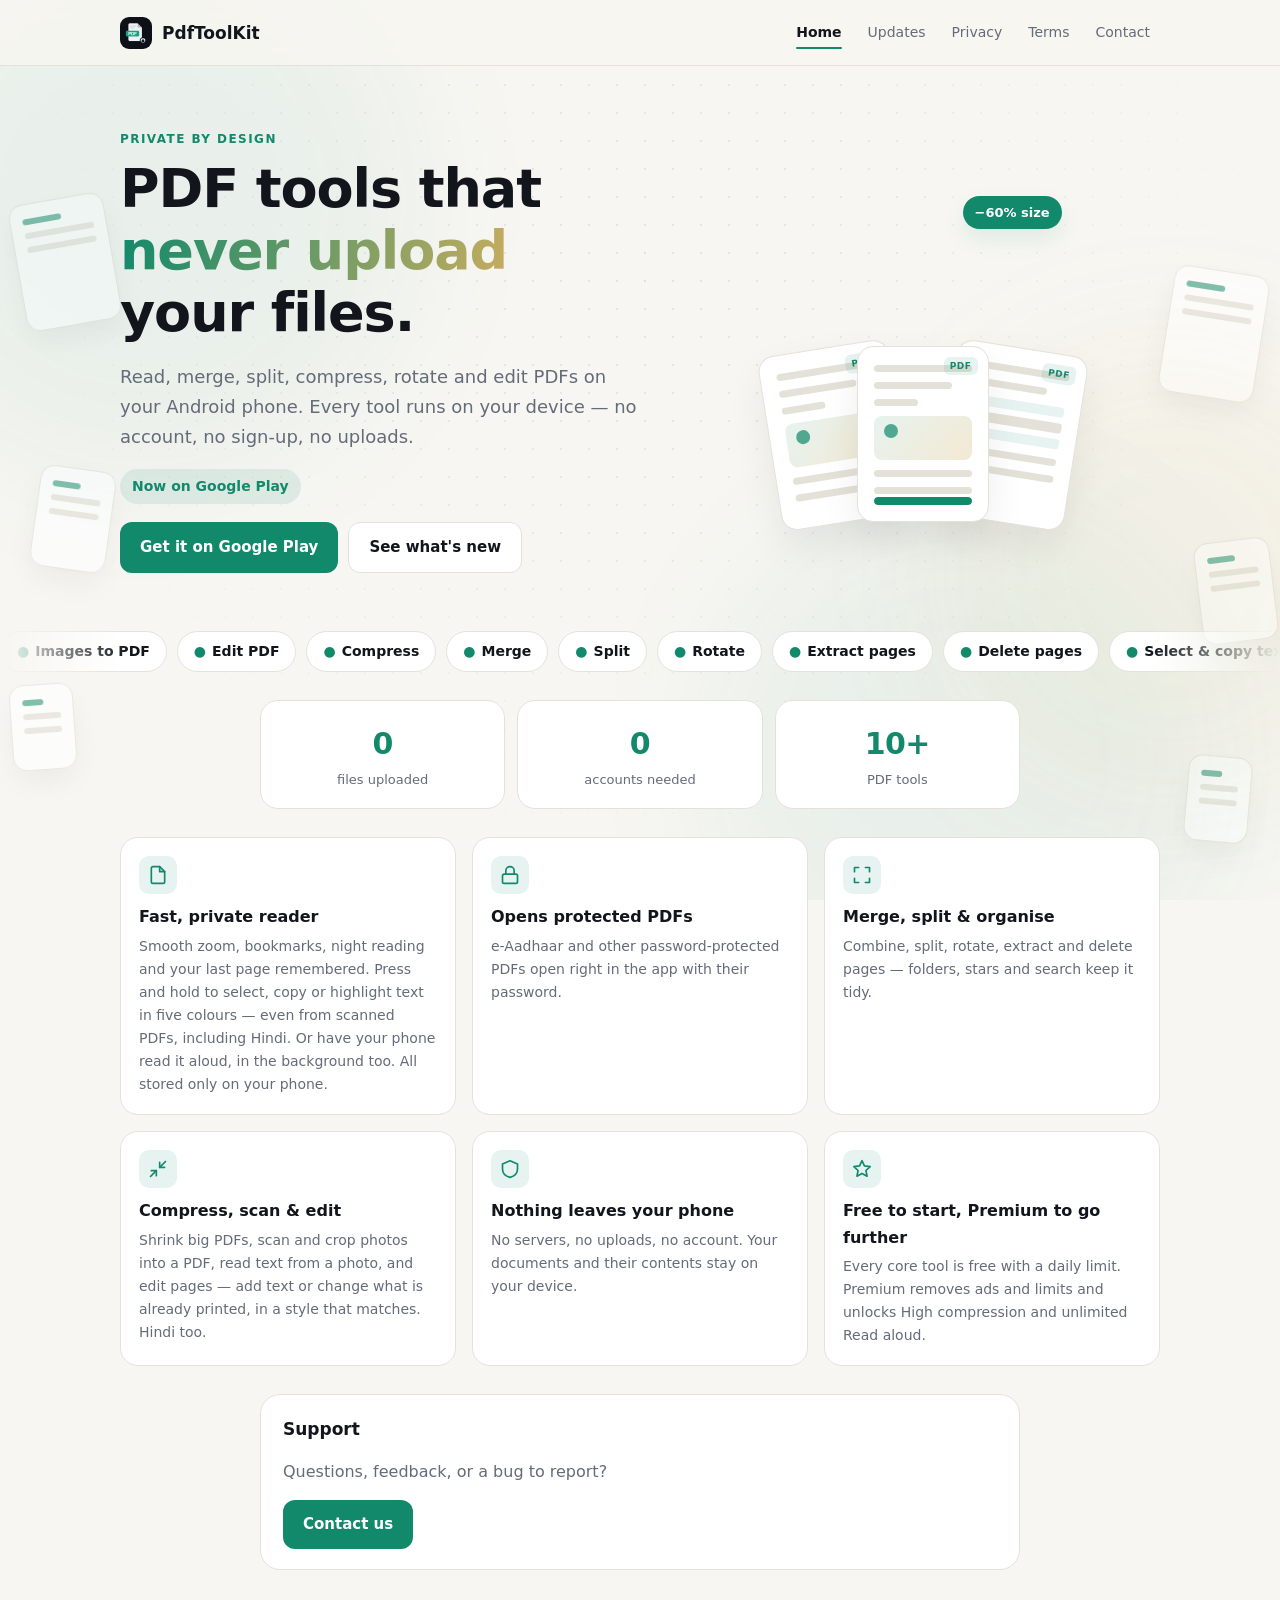
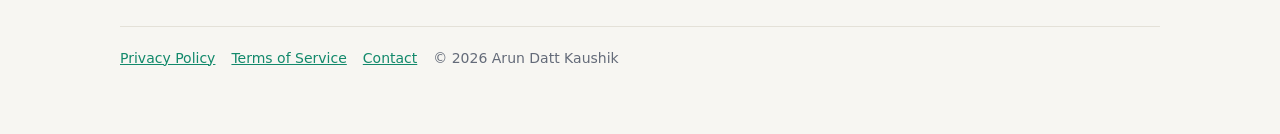
<file: index.html>
<!doctype html>
<html lang="en">
<head>
<meta charset="utf-8">
<meta name="viewport" content="width=device-width, initial-scale=1">
<meta name="google-site-verification" content="1CuXozJkrFic8-ZjG4yCr00ZAbr6E2tvv3QKT6DQpc4" />
<title>PdfToolKit – Private PDF tools</title>
<meta name="description" content="Private PDF tools for Android: read, edit text, merge, split, compress, find text, scan images to PDF and read text from images in English and Hindi. Everything runs on your device — your files are never uploaded.">
<link rel="canonical" href="https://arunkaushikdev.github.io/pdftoolkit-site/">
<meta property="og:type" content="website">
<meta property="og:site_name" content="PdfToolKit">
<meta property="og:title" content="PdfToolKit – Private PDF tools">
<meta property="og:description" content="Private PDF tools for Android: read, edit text, merge, split, compress, find text, scan images to PDF and read text from images in English and Hindi. Everything runs on your device — your files are never uploaded.">
<meta property="og:url" content="https://arunkaushikdev.github.io/pdftoolkit-site/">
<meta property="og:image" content="https://arunkaushikdev.github.io/pdftoolkit-site/icon.png">
<meta name="twitter:card" content="summary">
<link rel="icon" href="icon.png">
<link rel="stylesheet" href="style.css">
</head>
<body>

<header class="site-header">
  <div class="nav-inner">
    <a class="brand" href="./"><img src="icon.png" alt="">PdfToolKit</a>
    <nav class="tabs">
      <a href="./" class="active">Home</a>
      <a href="updates/">Updates</a>
      <a href="privacy/">Privacy</a>
      <a href="terms/">Terms</a>
      <a href="contact/">Contact</a>
    </nav>
  </div>
</header>

<main class="wrap wide">
  <div class="hero hero-anim hero-split">
   <div class="hero-text">
    <div class="overline">Private by design</div>
    <h1>PDF tools that <span class="grad-text">never upload</span> your files.</h1>
    <p class="muted">Read, merge, split, compress, rotate and edit PDFs on your Android phone. Every tool runs on your device — no account, no sign-up, no uploads.</p>
    <p><span class="pill">Now on Google Play</span></p>
    <p class="hero-cta"><a class="btn" href="https://play.google.com/store/apps/details?id=com.arunkaushik.pdftoolkit" rel="noopener">Get it on Google Play</a><a class="btn btn-secondary" href="updates/">See what's new</a></p>
   </div>
    <div class="hero-visual" aria-hidden="true">
      <div class="doc d1"><i class="tag">PDF</i><b></b><b></b><b></b><u class="img"></u><b></b><b></b></div>
      <div class="doc d2"><i class="tag">PDF</i><b></b><b></b><div class="rows"><s></s><s></s><s></s></div><b></b><b></b></div>
      <div class="doc d3"><i class="tag">PDF</i><b></b><b></b><b></b><u class="img"></u><b></b><b></b><div class="bar"><span></span></div></div>
      <span class="badge-float">−60% size</span>
    </div>
  </div>

  <div class="marquee" aria-label="Tools">
    <div class="marquee-track">
      <span class="chip"><em>●</em>Images to PDF</span><span class="chip"><em>●</em>Edit PDF</span><span class="chip"><em>●</em>Compress</span><span class="chip"><em>●</em>Merge</span><span class="chip"><em>●</em>Split</span><span class="chip"><em>●</em>Rotate</span><span class="chip"><em>●</em>Extract pages</span><span class="chip"><em>●</em>Delete pages</span><span class="chip"><em>●</em>Select &amp; copy text</span><span class="chip"><em>●</em>Image to text</span><span class="chip"><em>●</em>Find in PDF</span><span class="chip"><em>●</em>Read aloud</span><span class="chip"><em>●</em>Print</span><span class="chip"><em>●</em>Crop photos</span>
      <span class="chip"><em>●</em>Images to PDF</span><span class="chip"><em>●</em>Edit PDF</span><span class="chip"><em>●</em>Compress</span><span class="chip"><em>●</em>Merge</span><span class="chip"><em>●</em>Split</span><span class="chip"><em>●</em>Rotate</span><span class="chip"><em>●</em>Extract pages</span><span class="chip"><em>●</em>Delete pages</span><span class="chip"><em>●</em>Select &amp; copy text</span><span class="chip"><em>●</em>Image to text</span><span class="chip"><em>●</em>Find in PDF</span><span class="chip"><em>●</em>Read aloud</span><span class="chip"><em>●</em>Print</span><span class="chip"><em>●</em>Crop photos</span>
    </div>
  </div>

  <div class="stats">
    <div class="stat reveal"><div class="num" data-count="0">0</div><div class="lbl">files uploaded</div></div>
    <div class="stat reveal"><div class="num" data-count="0">0</div><div class="lbl">accounts needed</div></div>
    <div class="stat reveal"><div class="num" data-count="10" data-suffix="+">0</div><div class="lbl">PDF tools</div></div>
  </div>

  <div class="feature-grid">
    <div class="feature reveal">
      <div class="feature-icon"><svg viewBox="0 0 24 24" fill="none" stroke-width="2" stroke-linecap="round" stroke-linejoin="round"><path d="M14 2H6a2 2 0 0 0-2 2v16a2 2 0 0 0 2 2h12a2 2 0 0 0 2-2V8z"/><path d="M14 2v6h6"/></svg></div>
      <h3>Fast, private reader</h3>
      <p>Smooth zoom, bookmarks, night reading and your last page remembered. Press and hold to select, copy or highlight text in five colours — even from scanned PDFs, including Hindi. Or have your phone read it aloud, in the background too. All stored only on your phone.</p>
    </div>
    <div class="feature reveal">
      <div class="feature-icon"><svg viewBox="0 0 24 24" fill="none" stroke-width="2" stroke-linecap="round" stroke-linejoin="round"><rect x="3" y="11" width="18" height="11" rx="2"/><path d="M7 11V7a5 5 0 0 1 10 0v4"/></svg></div>
      <h3>Opens protected PDFs</h3>
      <p>e-Aadhaar and other password-protected PDFs open right in the app with their password.</p>
    </div>
    <div class="feature reveal">
      <div class="feature-icon"><svg viewBox="0 0 24 24" fill="none" stroke-width="2" stroke-linecap="round" stroke-linejoin="round"><path d="M16 3h5v5"/><path d="M8 3H3v5"/><path d="M3 16v5h5"/><path d="M21 16v5h-5"/></svg></div>
      <h3>Merge, split &amp; organise</h3>
      <p>Combine, split, rotate, extract and delete pages — folders, stars and search keep it tidy.</p>
    </div>
    <div class="feature reveal">
      <div class="feature-icon"><svg viewBox="0 0 24 24" fill="none" stroke-width="2" stroke-linecap="round" stroke-linejoin="round"><path d="M4 14h6v6"/><path d="M20 10h-6V4"/><path d="m14 10 7-7"/><path d="m3 21 7-7"/></svg></div>
      <h3>Compress, scan &amp; edit</h3>
      <p>Shrink big PDFs, scan and crop photos into a PDF, read text from a photo, and edit pages — add text or change what is already printed, in a style that matches. Hindi too.</p>
    </div>
    <div class="feature reveal">
      <div class="feature-icon"><svg viewBox="0 0 24 24" fill="none" stroke-width="2" stroke-linecap="round" stroke-linejoin="round"><path d="M12 2 3 6v6c0 5 3.8 8.7 9 10 5.2-1.3 9-5 9-10V6z"/></svg></div>
      <h3>Nothing leaves your phone</h3>
      <p>No servers, no uploads, no account. Your documents and their contents stay on your device.</p>
    </div>
    <div class="feature reveal">
      <div class="feature-icon"><svg viewBox="0 0 24 24" fill="none" stroke-width="2" stroke-linecap="round" stroke-linejoin="round"><path d="M12 2l2.9 6.3 6.9.8-5.1 4.7 1.4 6.8L12 17.3 5.9 20.6l1.4-6.8L2.2 9.1l6.9-.8z"/></svg></div>
      <h3>Free to start, Premium to go further</h3>
      <p>Every core tool is free with a daily limit. Premium removes ads and limits and unlocks High compression and unlimited Read aloud.</p>
    </div>
  </div>

  <div class="card reveal">
    <h3 style="margin-top:0">Support</h3>
    <p class="muted" style="margin-bottom:14px">Questions, feedback, or a bug to report?</p>
    <a class="btn" href="contact/">Contact us</a>
  </div>

  <footer class="muted">
    <a href="privacy/">Privacy Policy</a><a href="terms/">Terms of Service</a><a href="contact/">Contact</a><span>© 2026 Arun Datt Kaushik</span>
  </footer>
</main>

<script src="animate.js"></script>
</body>
</html>
</file>
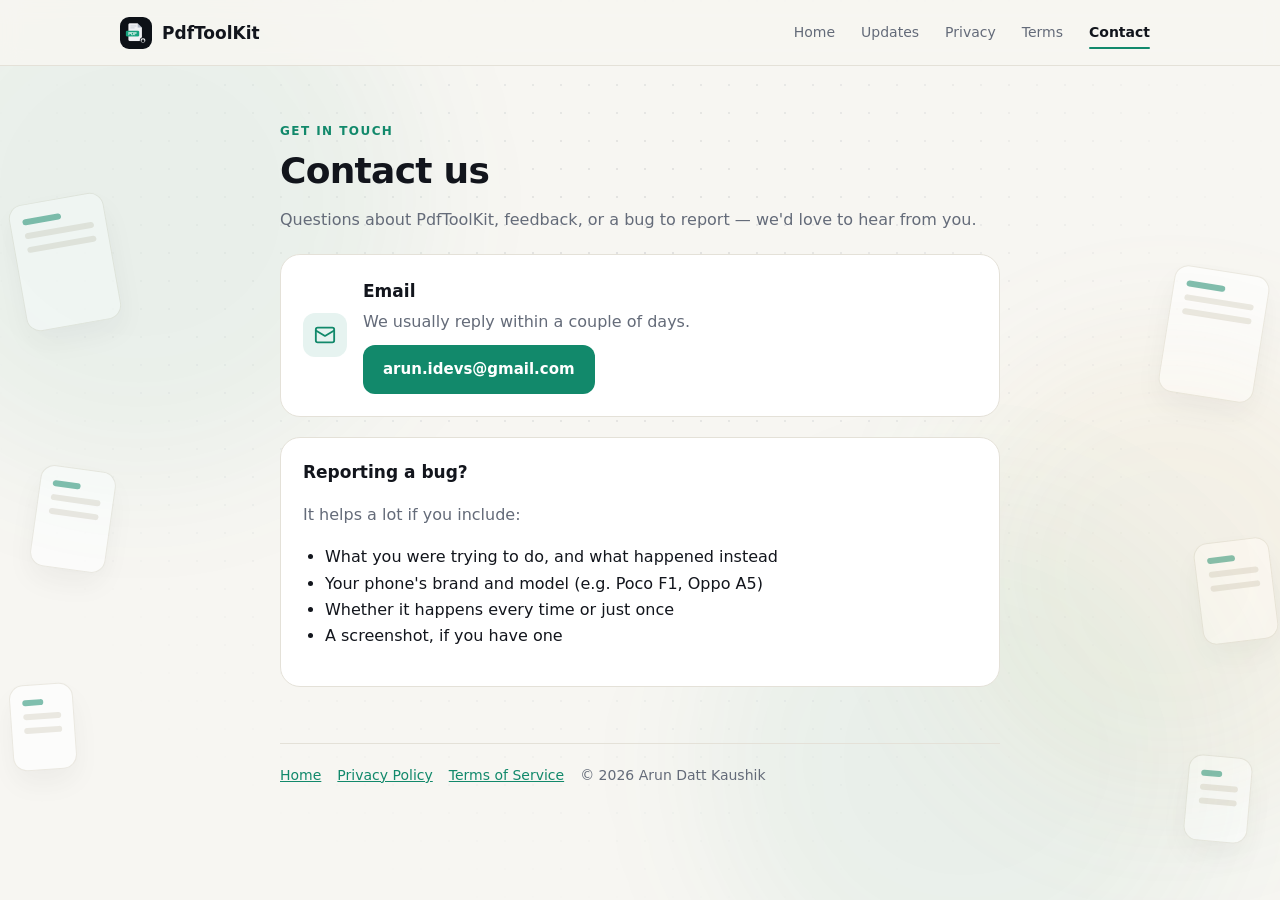
<file: contact/index.html>
<!doctype html>
<html lang="en">
<head>
<meta charset="utf-8">
<meta name="viewport" content="width=device-width, initial-scale=1">
<title>Contact – PdfToolKit</title>
<meta name="description" content="Get in touch about PdfToolKit — support, feedback or a bug report.">
<link rel="canonical" href="https://arunkaushikdev.github.io/pdftoolkit-site/contact/">
<meta property="og:type" content="website">
<meta property="og:site_name" content="PdfToolKit">
<meta property="og:title" content="Contact – PdfToolKit">
<meta property="og:description" content="Get in touch about PdfToolKit — support, feedback or a bug report.">
<meta property="og:url" content="https://arunkaushikdev.github.io/pdftoolkit-site/contact/">
<meta property="og:image" content="https://arunkaushikdev.github.io/pdftoolkit-site/icon.png">
<meta name="twitter:card" content="summary">
<link rel="icon" href="../icon.png">
<link rel="stylesheet" href="../style.css">
</head>
<body>

<header class="site-header">
  <div class="nav-inner">
    <a class="brand" href="../"><img src="../icon.png" alt="">PdfToolKit</a>
    <nav class="tabs">
      <a href="../">Home</a>
      <a href="../updates/">Updates</a>
      <a href="../privacy/">Privacy</a>
      <a href="../terms/">Terms</a>
      <a href="./" class="active">Contact</a>
    </nav>
  </div>
</header>

<main class="wrap">
  <div class="hero-anim">
    <div class="overline">Get in touch</div>
    <h1>Contact us</h1>
    <p class="muted">Questions about PdfToolKit, feedback, or a bug to report — we'd love to hear from you.</p>
  </div>

  <div class="card contact-card reveal">
    <div class="contact-icon"><svg viewBox="0 0 24 24" fill="none" stroke-width="2" stroke-linecap="round" stroke-linejoin="round"><rect x="2" y="4" width="20" height="16" rx="2"/><path d="m22 7-10 6L2 7"/></svg></div>
    <div>
      <h3 style="margin:0 0 4px">Email</h3>
      <p class="muted" style="margin:0 0 10px">We usually reply within a couple of days.</p>
      <a class="btn" href="mailto:arun.idevs@gmail.com">arun.idevs@gmail.com</a>
    </div>
  </div>

  <div class="card reveal">
    <h3 style="margin-top:0">Reporting a bug?</h3>
    <p class="muted">It helps a lot if you include:</p>
    <ul class="muted">
      <li>What you were trying to do, and what happened instead</li>
      <li>Your phone's brand and model (e.g. Poco F1, Oppo A5)</li>
      <li>Whether it happens every time or just once</li>
      <li>A screenshot, if you have one</li>
    </ul>
  </div>

  <footer class="muted">
    <a href="../">Home</a><a href="../privacy/">Privacy Policy</a><a href="../terms/">Terms of Service</a><span>© 2026 Arun Datt Kaushik</span>
  </footer>
</main>

<script src="../animate.js"></script>
</body>
</html>
</file>
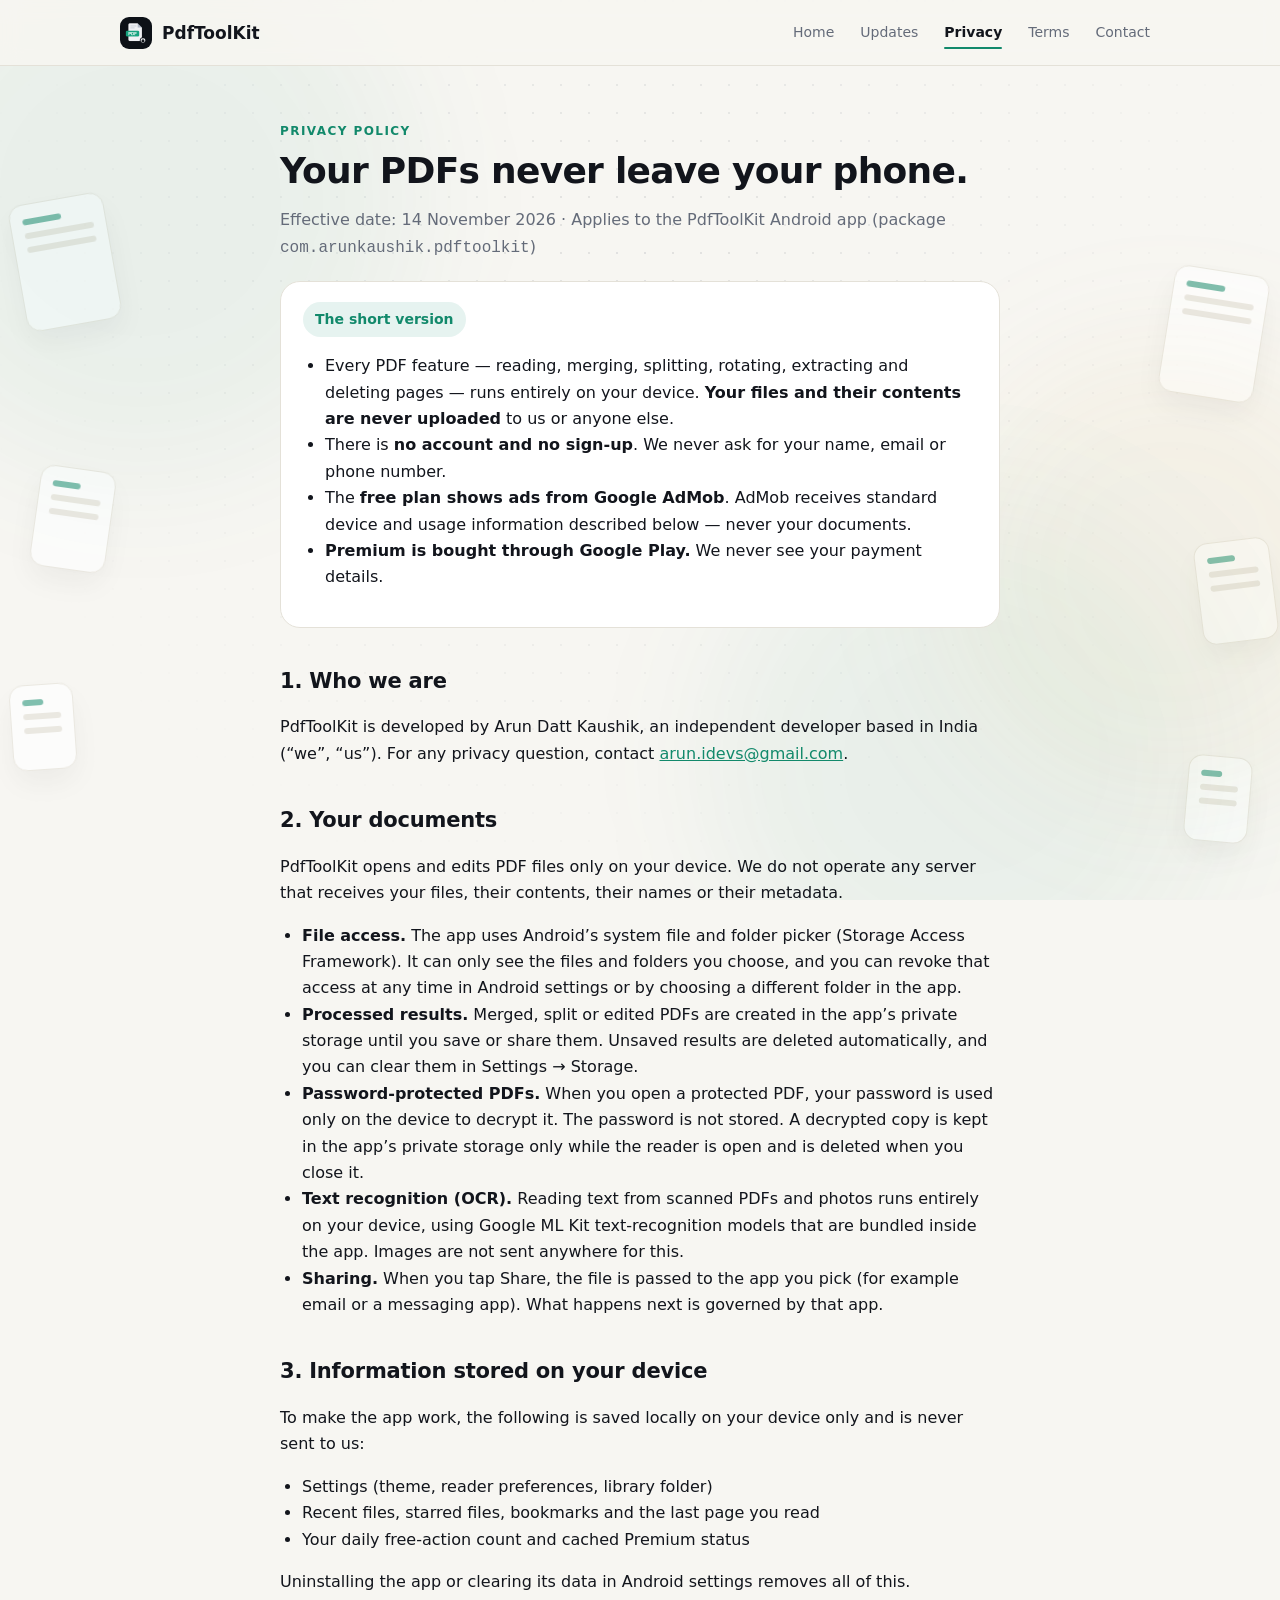
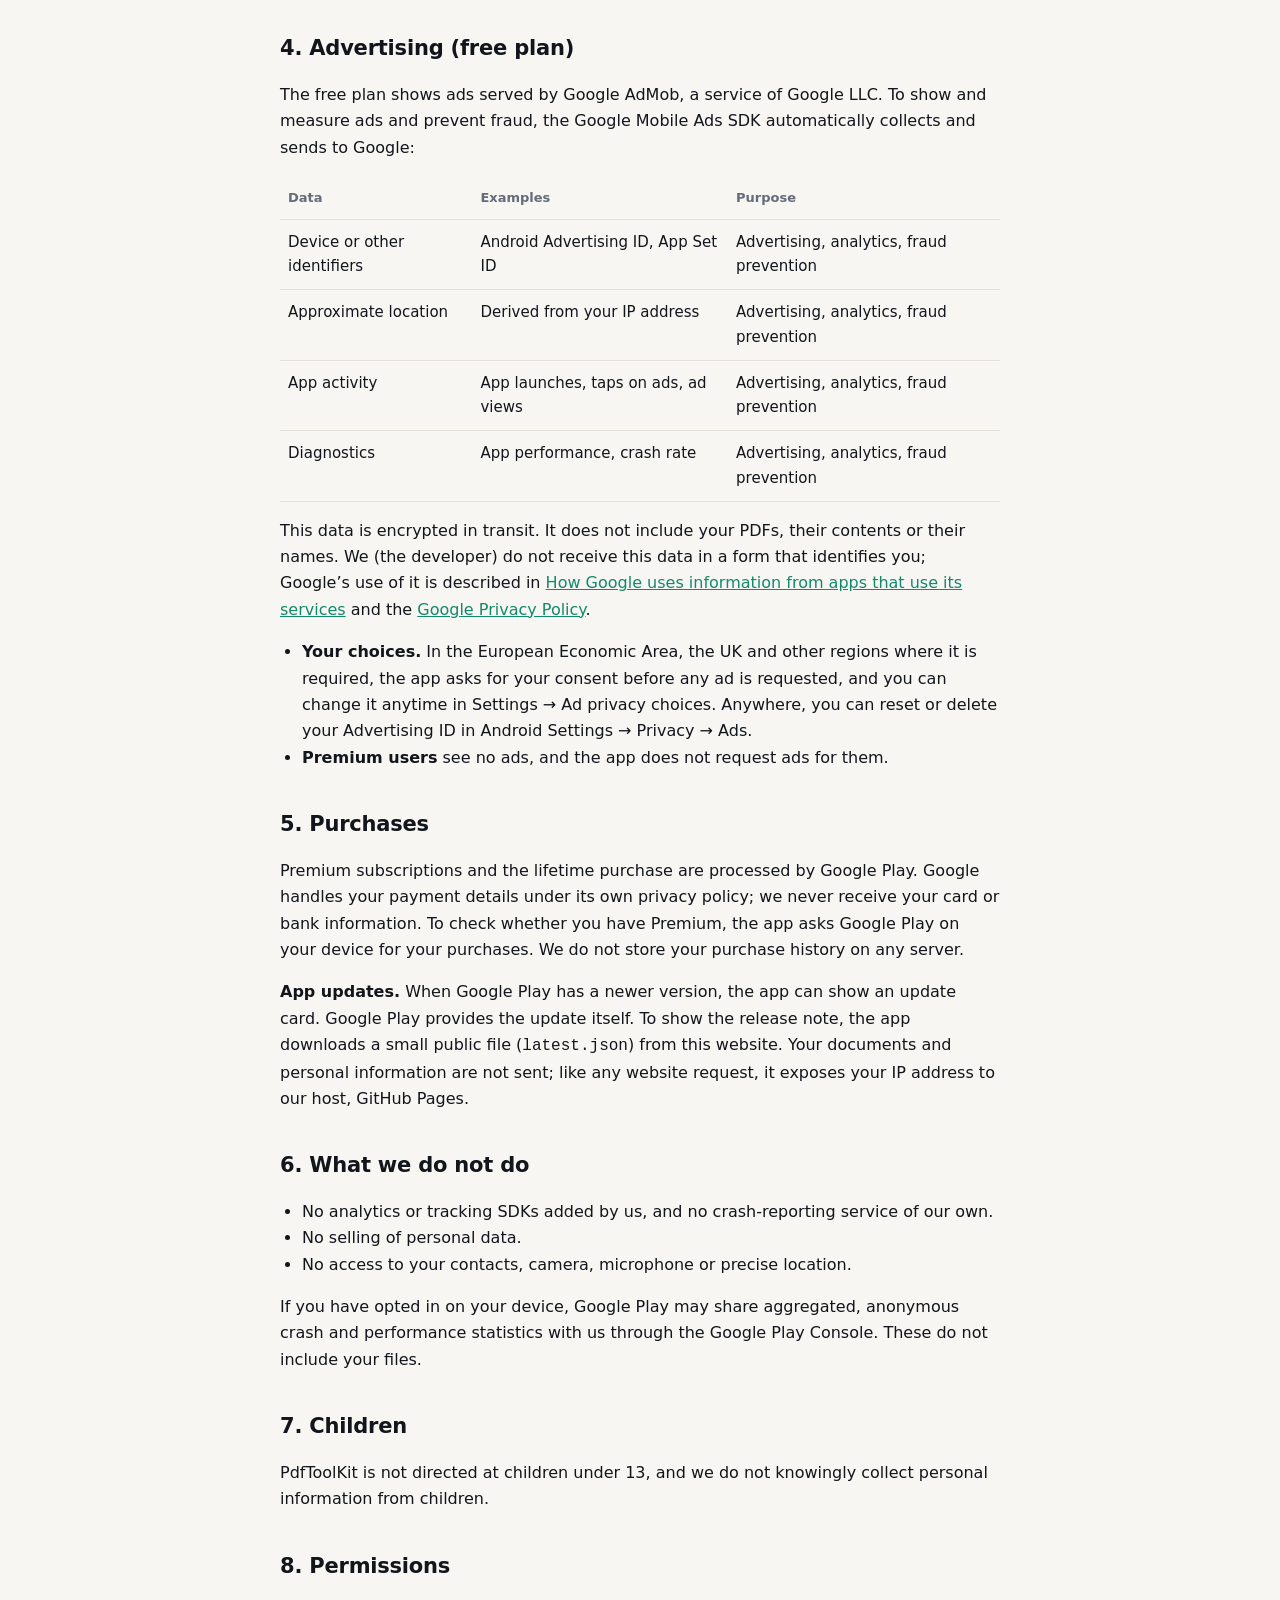
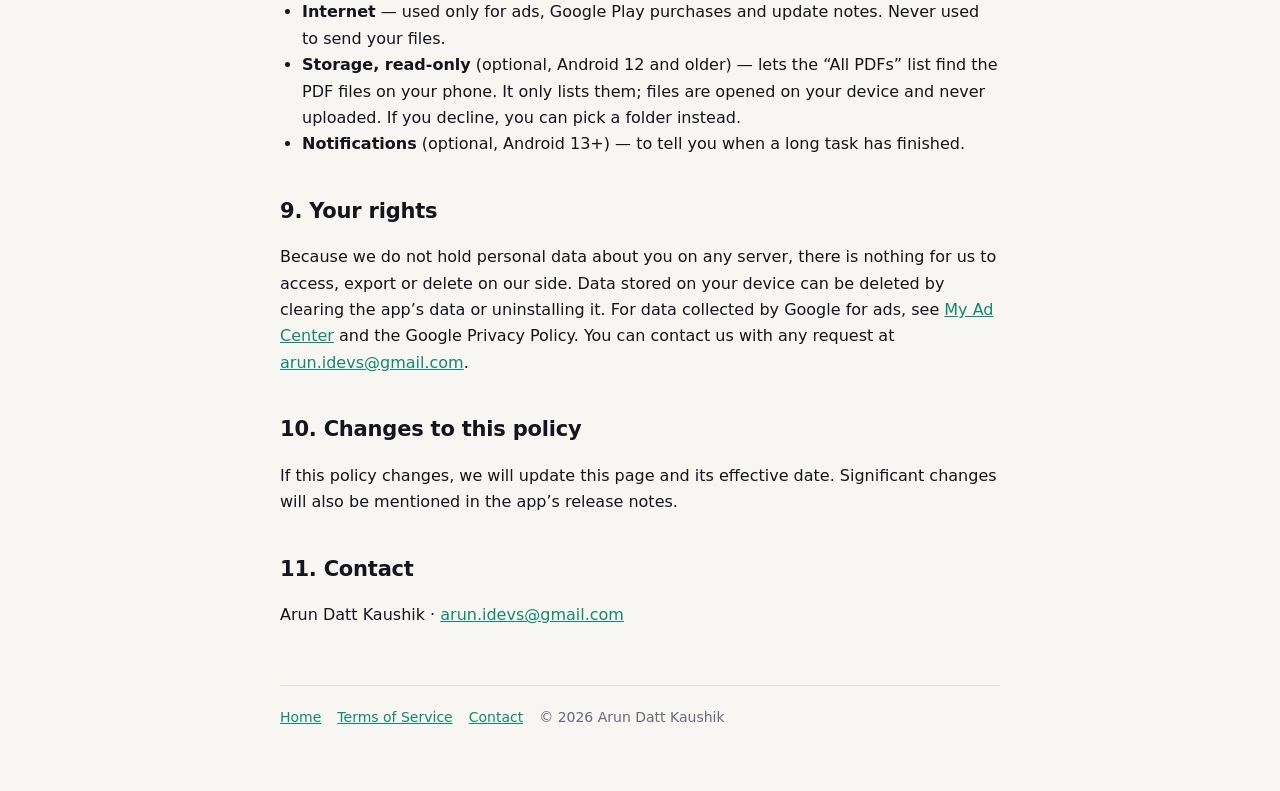
<file: privacy/index.html>
<!doctype html>
<html lang="en">
<head>
<meta charset="utf-8">
<meta name="viewport" content="width=device-width, initial-scale=1">
<title>Privacy Policy – PdfToolKit</title>
<meta name="description" content="How PdfToolKit handles your data. Your PDFs are processed on your device and never uploaded.">
<link rel="canonical" href="https://arunkaushikdev.github.io/pdftoolkit-site/privacy/">
<meta property="og:type" content="website">
<meta property="og:site_name" content="PdfToolKit">
<meta property="og:title" content="Privacy Policy – PdfToolKit">
<meta property="og:description" content="How PdfToolKit handles your data. Your PDFs are processed on your device and never uploaded.">
<meta property="og:url" content="https://arunkaushikdev.github.io/pdftoolkit-site/privacy/">
<meta property="og:image" content="https://arunkaushikdev.github.io/pdftoolkit-site/icon.png">
<meta name="twitter:card" content="summary">
<link rel="icon" href="../icon.png">
<link rel="stylesheet" href="../style.css">
</head>
<body>
<header class="site-header">
  <div class="nav-inner">
    <a class="brand" href="../"><img src="../icon.png" alt="">PdfToolKit</a>
    <nav class="tabs">
      <a href="../">Home</a>
      <a href="../updates/">Updates</a>
      <a href="../privacy/" class="active">Privacy</a>
      <a href="../terms/">Terms</a>
      <a href="../contact/">Contact</a>
    </nav>
  </div>
</header>

<main class="wrap">

  <div class="hero-anim">
  <div class="overline">Privacy Policy</div>
  <h1>Your PDFs never leave your phone.</h1>
  <p class="muted">Effective date: 14 November 2026 · Applies to the PdfToolKit Android app (package <code>com.arunkaushik.pdftoolkit</code>)</p>
  </div>

  <div class="card reveal">
    <span class="pill">The short version</span>
    <ul>
      <li>Every PDF feature — reading, merging, splitting, rotating, extracting and deleting pages — runs entirely on your device. <strong>Your files and their contents are never uploaded</strong> to us or anyone else.</li>
      <li>There is <strong>no account and no sign-up</strong>. We never ask for your name, email or phone number.</li>
      <li>The <strong>free plan shows ads from Google AdMob</strong>. AdMob receives standard device and usage information described below — never your documents.</li>
      <li><strong>Premium is bought through Google Play.</strong> We never see your payment details.</li>
    </ul>
  </div>

  <h2>1. Who we are</h2>
  <p>PdfToolKit is developed by Arun Datt Kaushik, an independent developer based in India (“we”, “us”). For any privacy question, contact <a href="mailto:arun.idevs@gmail.com">arun.idevs@gmail.com</a>.</p>

  <h2>2. Your documents</h2>
  <p>PdfToolKit opens and edits PDF files only on your device. We do not operate any server that receives your files, their contents, their names or their metadata.</p>
  <ul>
    <li><strong>File access.</strong> The app uses Android’s system file and folder picker (Storage Access Framework). It can only see the files and folders you choose, and you can revoke that access at any time in Android settings or by choosing a different folder in the app.</li>
    <li><strong>Processed results.</strong> Merged, split or edited PDFs are created in the app’s private storage until you save or share them. Unsaved results are deleted automatically, and you can clear them in Settings → Storage.</li>
    <li><strong>Password-protected PDFs.</strong> When you open a protected PDF, your password is used only on the device to decrypt it. The password is not stored. A decrypted copy is kept in the app’s private storage only while the reader is open and is deleted when you close it.</li>
    <li><strong>Text recognition (OCR).</strong> Reading text from scanned PDFs and photos runs entirely on your device, using Google ML Kit text-recognition models that are bundled inside the app. Images are not sent anywhere for this.</li>
    <li><strong>Sharing.</strong> When you tap Share, the file is passed to the app you pick (for example email or a messaging app). What happens next is governed by that app.</li>
  </ul>

  <h2>3. Information stored on your device</h2>
  <p>To make the app work, the following is saved locally on your device only and is never sent to us:</p>
  <ul>
    <li>Settings (theme, reader preferences, library folder)</li>
    <li>Recent files, starred files, bookmarks and the last page you read</li>
    <li>Your daily free-action count and cached Premium status</li>
  </ul>
  <p>Uninstalling the app or clearing its data in Android settings removes all of this.</p>

  <h2>4. Advertising (free plan)</h2>
  <p>The free plan shows ads served by Google AdMob, a service of Google LLC. To show and measure ads and prevent fraud, the Google Mobile Ads SDK automatically collects and sends to Google:</p>
  <div class="table-scroll">
  <table>
    <tr><th>Data</th><th>Examples</th><th>Purpose</th></tr>
    <tr><td>Device or other identifiers</td><td>Android Advertising ID, App Set ID</td><td>Advertising, analytics, fraud prevention</td></tr>
    <tr><td>Approximate location</td><td>Derived from your IP address</td><td>Advertising, analytics, fraud prevention</td></tr>
    <tr><td>App activity</td><td>App launches, taps on ads, ad views</td><td>Advertising, analytics, fraud prevention</td></tr>
    <tr><td>Diagnostics</td><td>App performance, crash rate</td><td>Advertising, analytics, fraud prevention</td></tr>
  </table>
  </div>
  <p>This data is encrypted in transit. It does not include your PDFs, their contents or their names. We (the developer) do not receive this data in a form that identifies you; Google’s use of it is described in <a href="https://policies.google.com/technologies/partner-sites" rel="noopener">How Google uses information from apps that use its services</a> and the <a href="https://policies.google.com/privacy" rel="noopener">Google Privacy Policy</a>.</p>
  <ul>
    <li><strong>Your choices.</strong> In the European Economic Area, the UK and other regions where it is required, the app asks for your consent before any ad is requested, and you can change it anytime in Settings → Ad privacy choices. Anywhere, you can reset or delete your Advertising ID in Android Settings → Privacy → Ads.</li>
    <li><strong>Premium users</strong> see no ads, and the app does not request ads for them.</li>
  </ul>

  <h2>5. Purchases</h2>
  <p>Premium subscriptions and the lifetime purchase are processed by Google Play. Google handles your payment details under its own privacy policy; we never receive your card or bank information. To check whether you have Premium, the app asks Google Play on your device for your purchases. We do not store your purchase history on any server.</p>
  <p><strong>App updates.</strong> When Google Play has a newer version, the app can show an update card. Google Play provides the update itself. To show the release note, the app downloads a small public file (<code>latest.json</code>) from this website. Your documents and personal information are not sent; like any website request, it exposes your IP address to our host, GitHub Pages.</p>

  <h2>6. What we do not do</h2>
  <ul>
    <li>No analytics or tracking SDKs added by us, and no crash-reporting service of our own.</li>
    <li>No selling of personal data.</li>
    <li>No access to your contacts, camera, microphone or precise location.</li>
  </ul>
  <p>If you have opted in on your device, Google Play may share aggregated, anonymous crash and performance statistics with us through the Google Play Console. These do not include your files.</p>

  <h2>7. Children</h2>
  <p>PdfToolKit is not directed at children under 13, and we do not knowingly collect personal information from children.</p>

  <h2>8. Permissions</h2>
  <ul>
    <li><strong>Internet</strong> — used only for ads, Google Play purchases and update notes. Never used to send your files.</li>
    <li><strong>Storage, read-only</strong> (optional, Android 12 and older) — lets the “All PDFs” list find the PDF files on your phone. It only lists them; files are opened on your device and never uploaded. If you decline, you can pick a folder instead.</li>
    <li><strong>Notifications</strong> (optional, Android 13+) — to tell you when a long task has finished.</li>
  </ul>

  <h2>9. Your rights</h2>
  <p>Because we do not hold personal data about you on any server, there is nothing for us to access, export or delete on our side. Data stored on your device can be deleted by clearing the app’s data or uninstalling it. For data collected by Google for ads, see <a href="https://myadcenter.google.com" rel="noopener">My Ad Center</a> and the Google Privacy Policy. You can contact us with any request at <a href="mailto:arun.idevs@gmail.com">arun.idevs@gmail.com</a>.</p>

  <h2>10. Changes to this policy</h2>
  <p>If this policy changes, we will update this page and its effective date. Significant changes will also be mentioned in the app’s release notes.</p>

  <h2>11. Contact</h2>
  <p>Arun Datt Kaushik · <a href="mailto:arun.idevs@gmail.com">arun.idevs@gmail.com</a></p>

  <footer class="muted">
    <a href="../">Home</a><a href="../terms/">Terms of Service</a><a href="../contact/">Contact</a><span>© 2026 Arun Datt Kaushik</span>
  </footer>
</main>
<script src="../animate.js"></script>
</body>
</html>
</file>
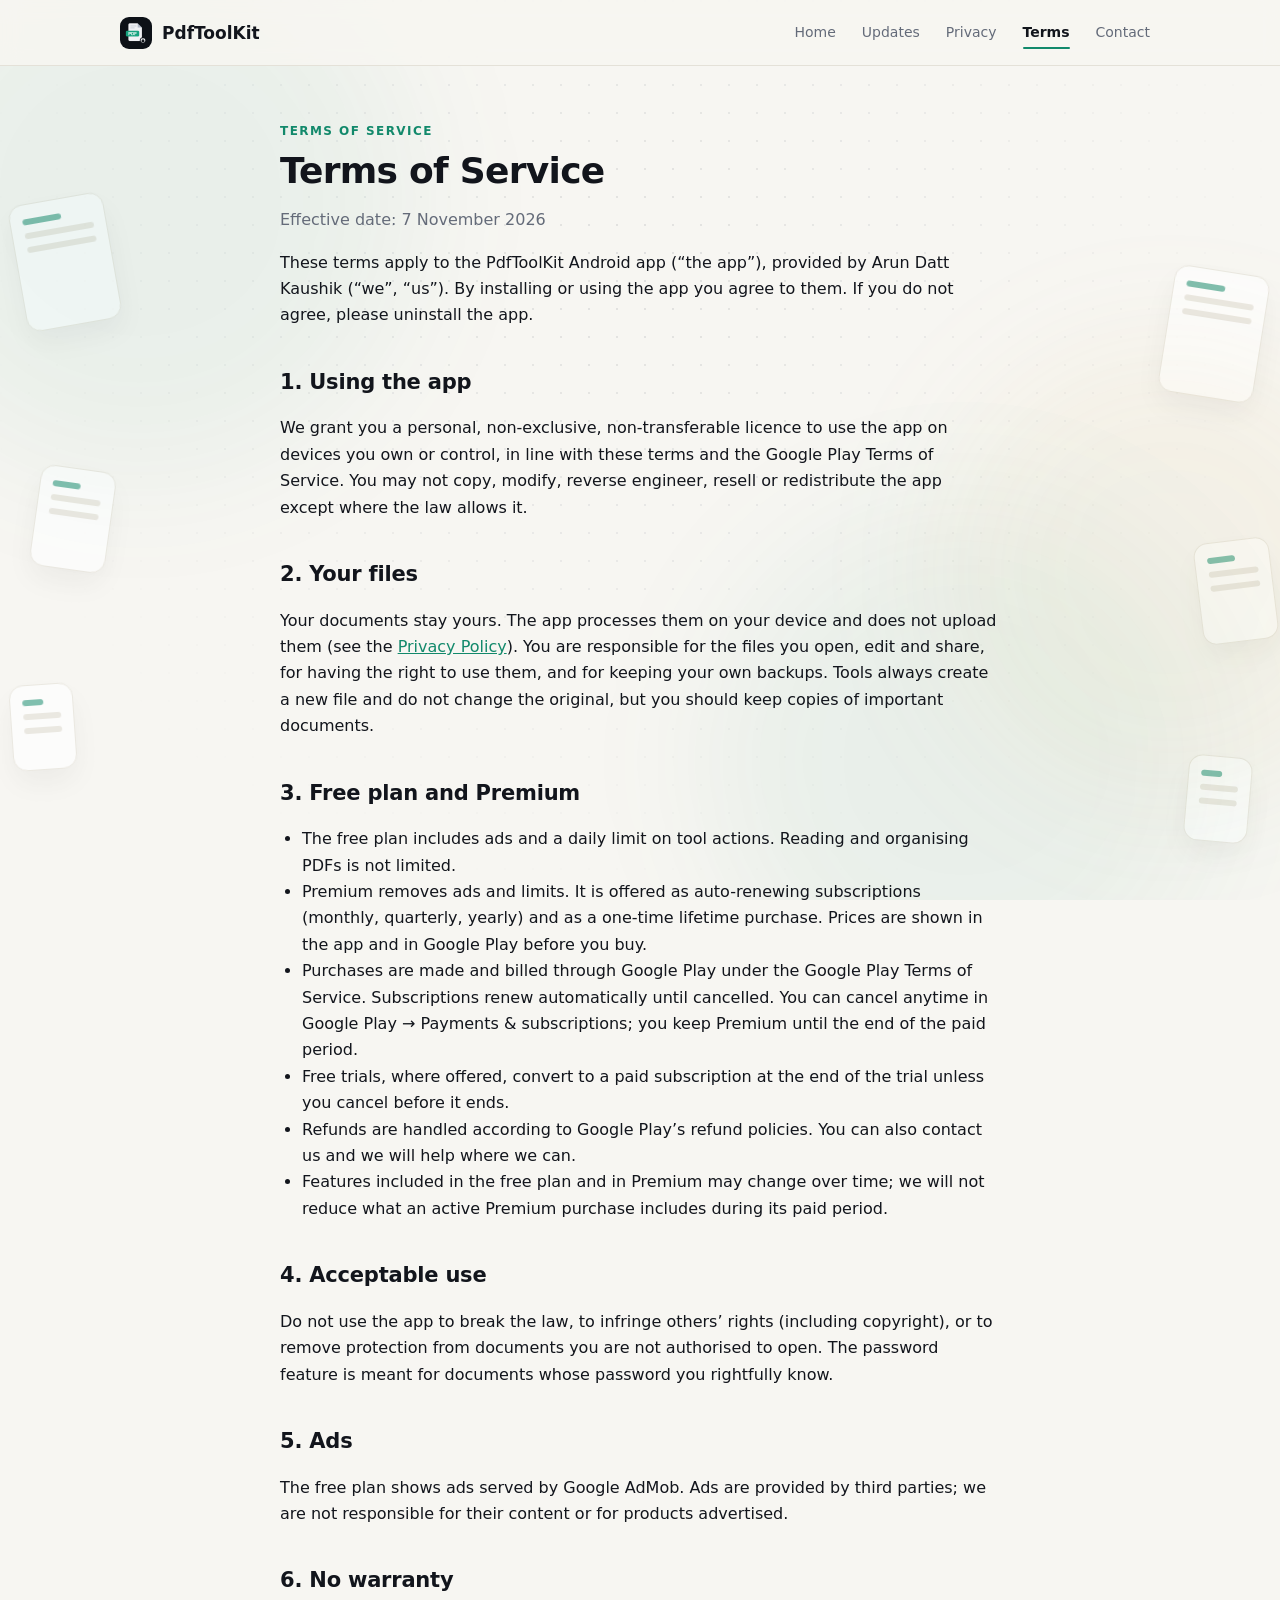
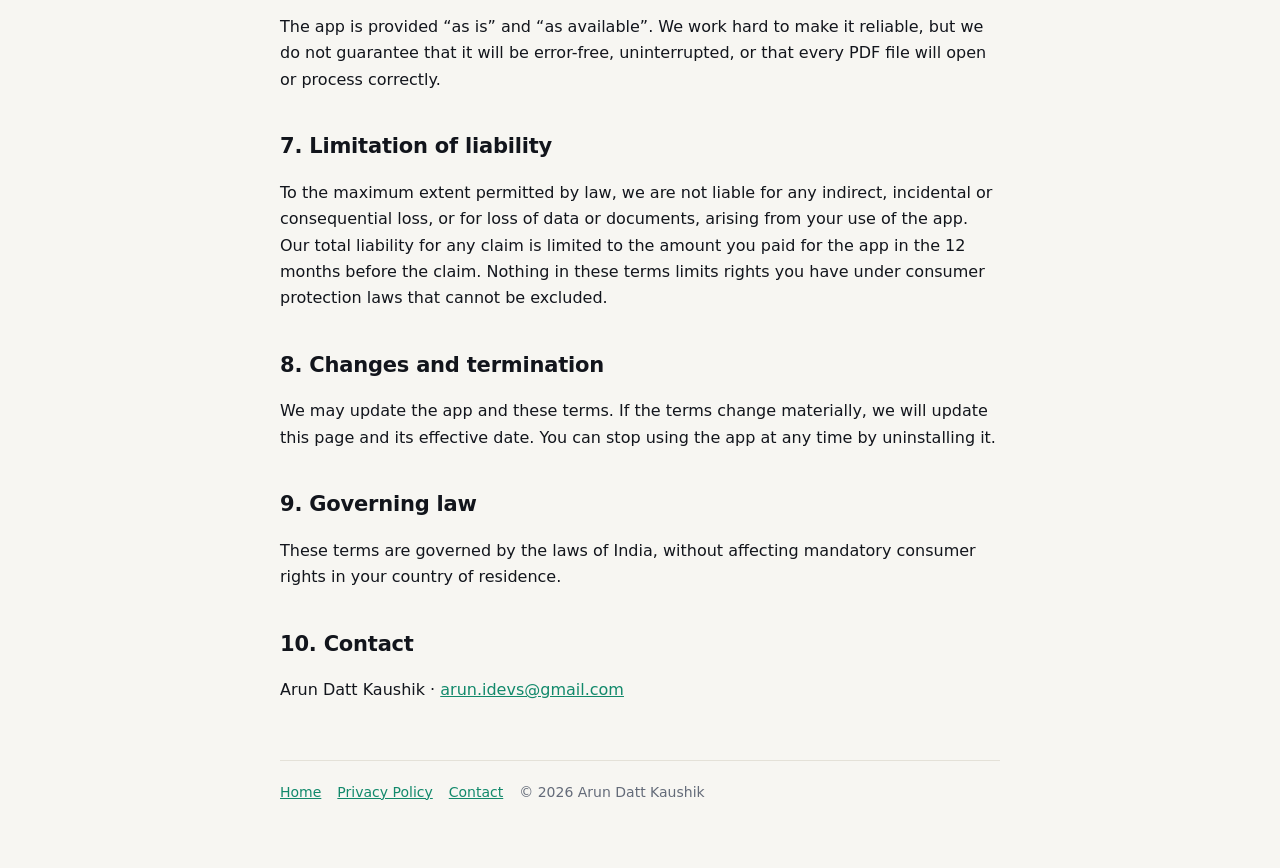
<file: terms/index.html>
<!doctype html>
<html lang="en">
<head>
<meta charset="utf-8">
<meta name="viewport" content="width=device-width, initial-scale=1">
<title>Terms of Service – PdfToolKit</title>
<meta name="description" content="Terms of Service for the PdfToolKit Android app.">
<link rel="canonical" href="https://arunkaushikdev.github.io/pdftoolkit-site/terms/">
<meta property="og:type" content="website">
<meta property="og:site_name" content="PdfToolKit">
<meta property="og:title" content="Terms of Service – PdfToolKit">
<meta property="og:description" content="Terms of Service for the PdfToolKit Android app.">
<meta property="og:url" content="https://arunkaushikdev.github.io/pdftoolkit-site/terms/">
<meta property="og:image" content="https://arunkaushikdev.github.io/pdftoolkit-site/icon.png">
<meta name="twitter:card" content="summary">
<link rel="icon" href="../icon.png">
<link rel="stylesheet" href="../style.css">
</head>
<body>
<header class="site-header">
  <div class="nav-inner">
    <a class="brand" href="../"><img src="../icon.png" alt="">PdfToolKit</a>
    <nav class="tabs">
      <a href="../">Home</a>
      <a href="../updates/">Updates</a>
      <a href="../privacy/">Privacy</a>
      <a href="../terms/" class="active">Terms</a>
      <a href="../contact/">Contact</a>
    </nav>
  </div>
</header>

<main class="wrap">

  <div class="hero-anim">
  <div class="overline">Terms of Service</div>
  <h1>Terms of Service</h1>
  <p class="muted">Effective date: 7 November 2026</p>
  </div>

  <p>These terms apply to the PdfToolKit Android app (“the app”), provided by Arun Datt Kaushik (“we”, “us”). By installing or using the app you agree to them. If you do not agree, please uninstall the app.</p>

  <h2>1. Using the app</h2>
  <p>We grant you a personal, non-exclusive, non-transferable licence to use the app on devices you own or control, in line with these terms and the Google Play Terms of Service. You may not copy, modify, reverse engineer, resell or redistribute the app except where the law allows it.</p>

  <h2>2. Your files</h2>
  <p>Your documents stay yours. The app processes them on your device and does not upload them (see the <a href="../privacy/">Privacy Policy</a>). You are responsible for the files you open, edit and share, for having the right to use them, and for keeping your own backups. Tools always create a new file and do not change the original, but you should keep copies of important documents.</p>

  <h2>3. Free plan and Premium</h2>
  <ul>
    <li>The free plan includes ads and a daily limit on tool actions. Reading and organising PDFs is not limited.</li>
    <li>Premium removes ads and limits. It is offered as auto-renewing subscriptions (monthly, quarterly, yearly) and as a one-time lifetime purchase. Prices are shown in the app and in Google Play before you buy.</li>
    <li>Purchases are made and billed through Google Play under the Google Play Terms of Service. Subscriptions renew automatically until cancelled. You can cancel anytime in Google Play → Payments &amp; subscriptions; you keep Premium until the end of the paid period.</li>
    <li>Free trials, where offered, convert to a paid subscription at the end of the trial unless you cancel before it ends.</li>
    <li>Refunds are handled according to Google Play’s refund policies. You can also contact us and we will help where we can.</li>
    <li>Features included in the free plan and in Premium may change over time; we will not reduce what an active Premium purchase includes during its paid period.</li>
  </ul>

  <h2>4. Acceptable use</h2>
  <p>Do not use the app to break the law, to infringe others’ rights (including copyright), or to remove protection from documents you are not authorised to open. The password feature is meant for documents whose password you rightfully know.</p>

  <h2>5. Ads</h2>
  <p>The free plan shows ads served by Google AdMob. Ads are provided by third parties; we are not responsible for their content or for products advertised.</p>

  <h2>6. No warranty</h2>
  <p>The app is provided “as is” and “as available”. We work hard to make it reliable, but we do not guarantee that it will be error-free, uninterrupted, or that every PDF file will open or process correctly.</p>

  <h2>7. Limitation of liability</h2>
  <p>To the maximum extent permitted by law, we are not liable for any indirect, incidental or consequential loss, or for loss of data or documents, arising from your use of the app. Our total liability for any claim is limited to the amount you paid for the app in the 12 months before the claim. Nothing in these terms limits rights you have under consumer protection laws that cannot be excluded.</p>

  <h2>8. Changes and termination</h2>
  <p>We may update the app and these terms. If the terms change materially, we will update this page and its effective date. You can stop using the app at any time by uninstalling it.</p>

  <h2>9. Governing law</h2>
  <p>These terms are governed by the laws of India, without affecting mandatory consumer rights in your country of residence.</p>

  <h2>10. Contact</h2>
  <p>Arun Datt Kaushik · <a href="mailto:arun.idevs@gmail.com">arun.idevs@gmail.com</a></p>

  <footer class="muted">
    <a href="../">Home</a><a href="../privacy/">Privacy Policy</a><a href="../contact/">Contact</a><span>© 2026 Arun Datt Kaushik</span>
  </footer>
</main>
<script src="../animate.js"></script>
</body>
</html>
</file>
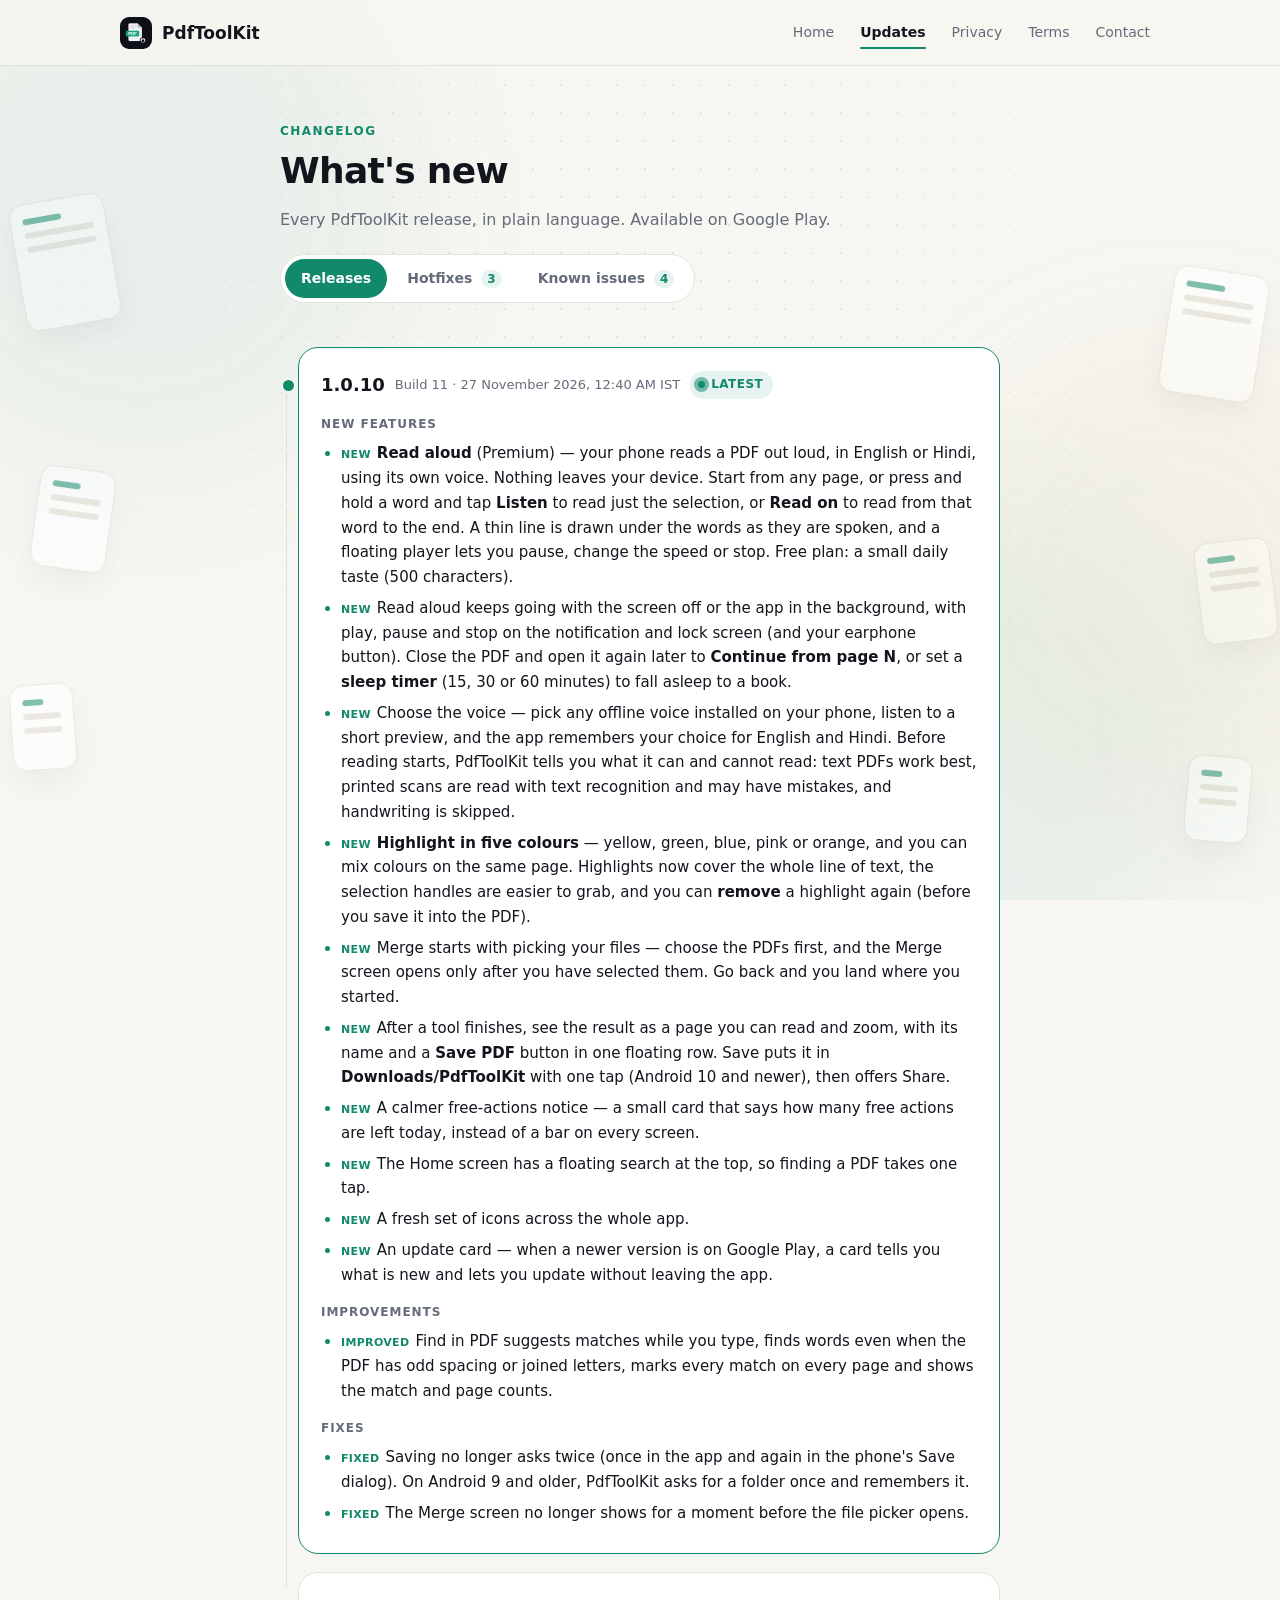
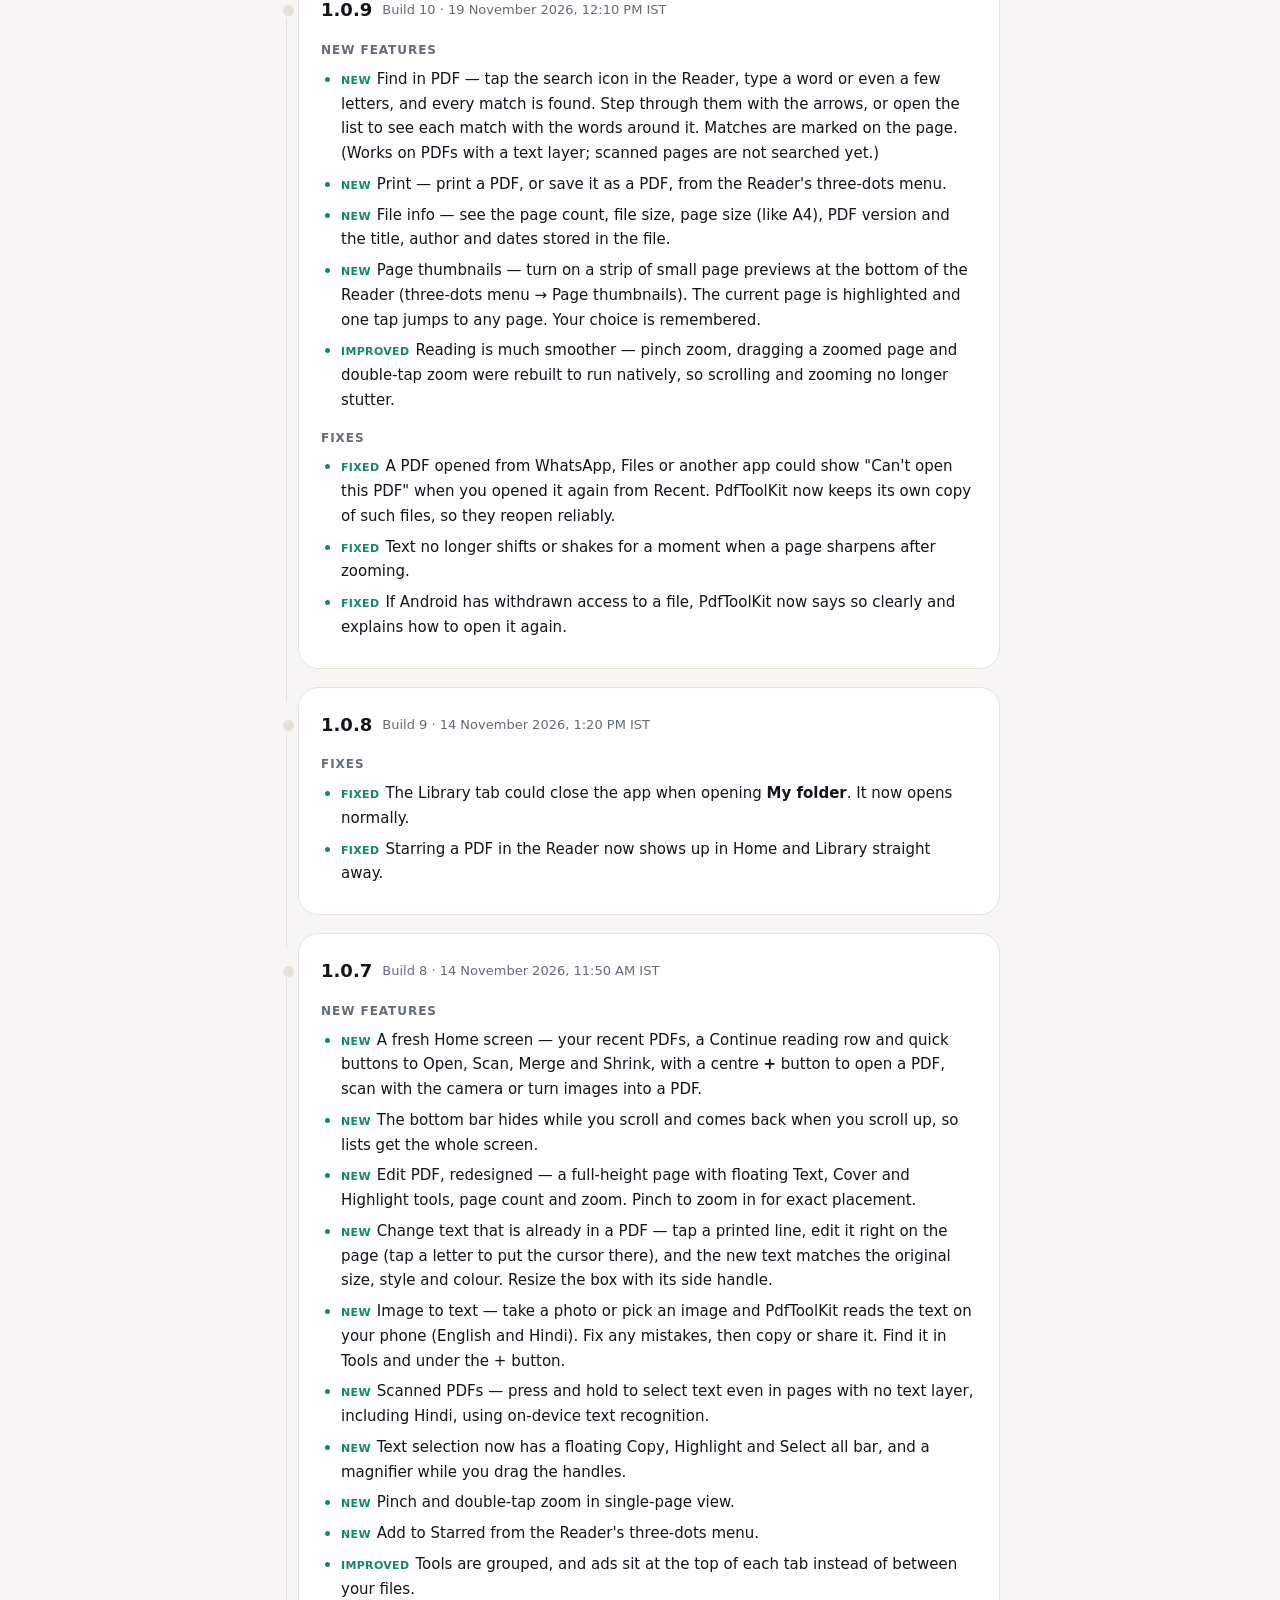
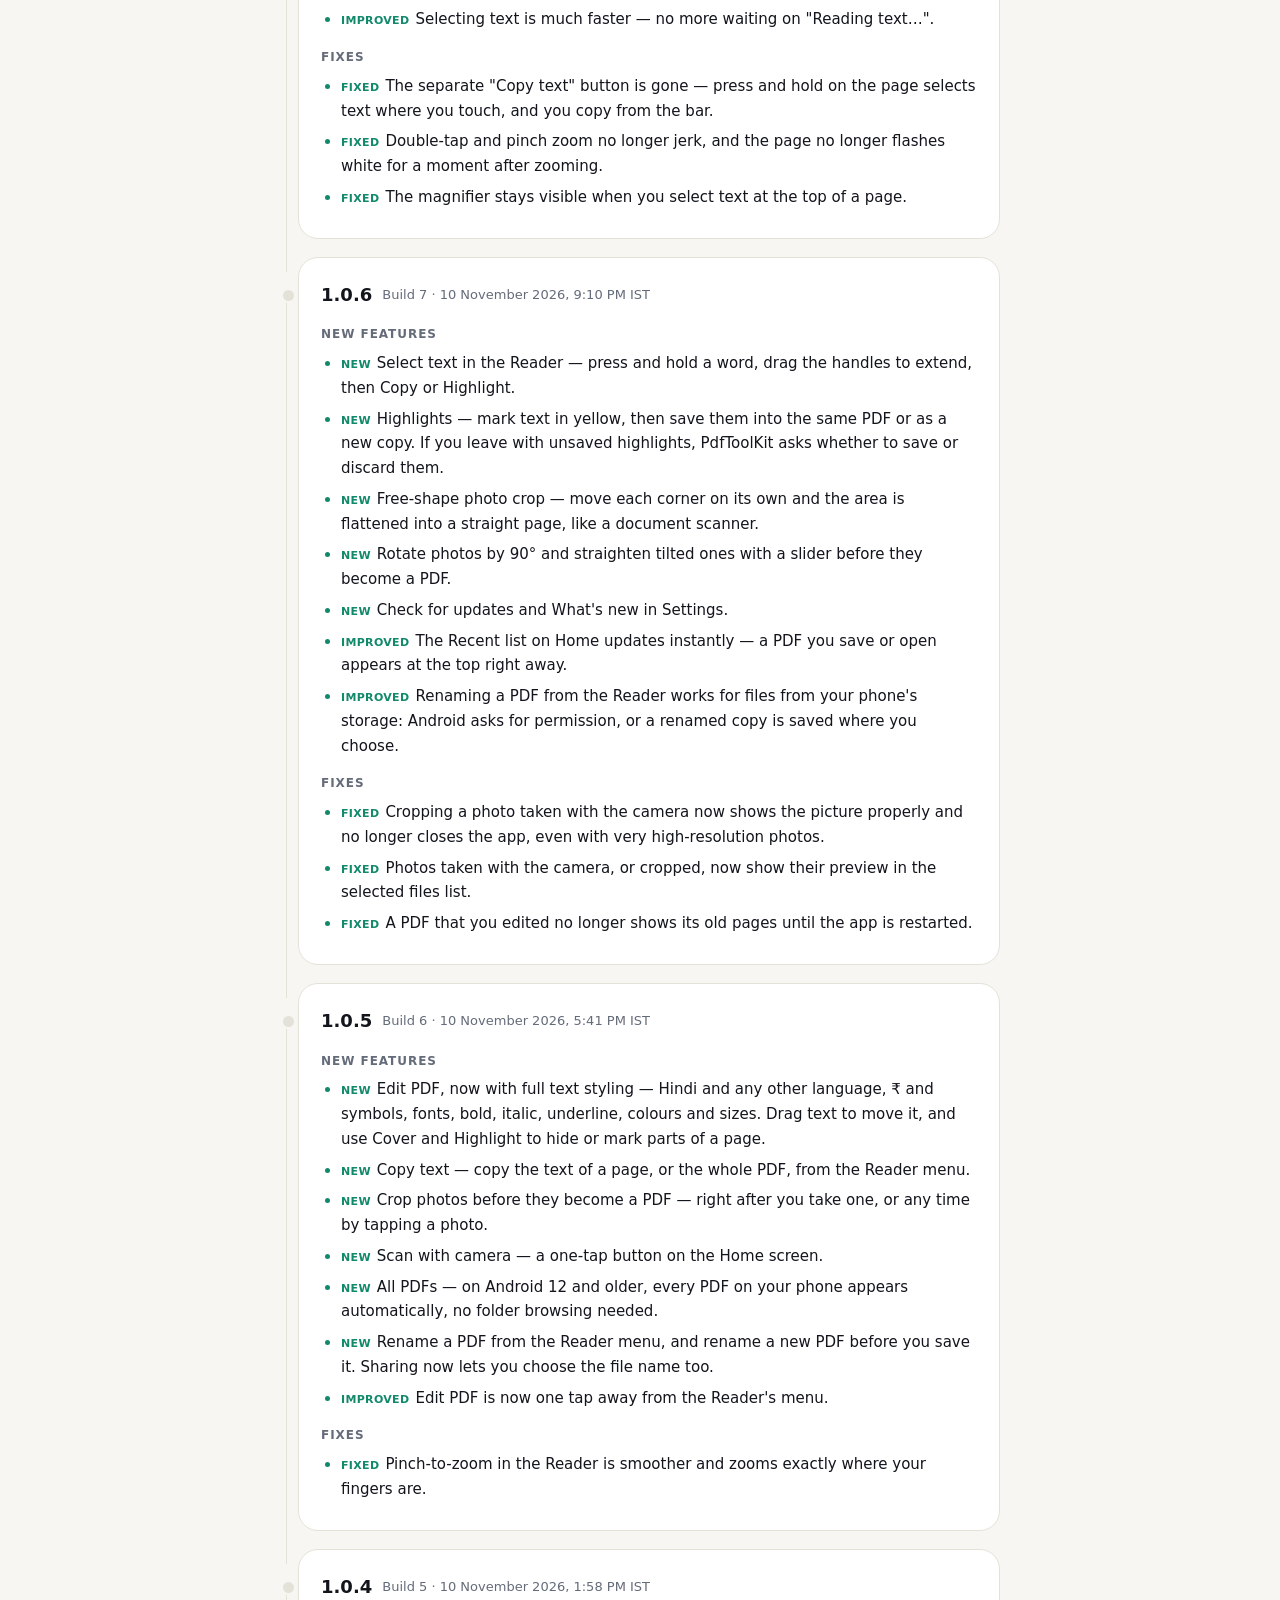
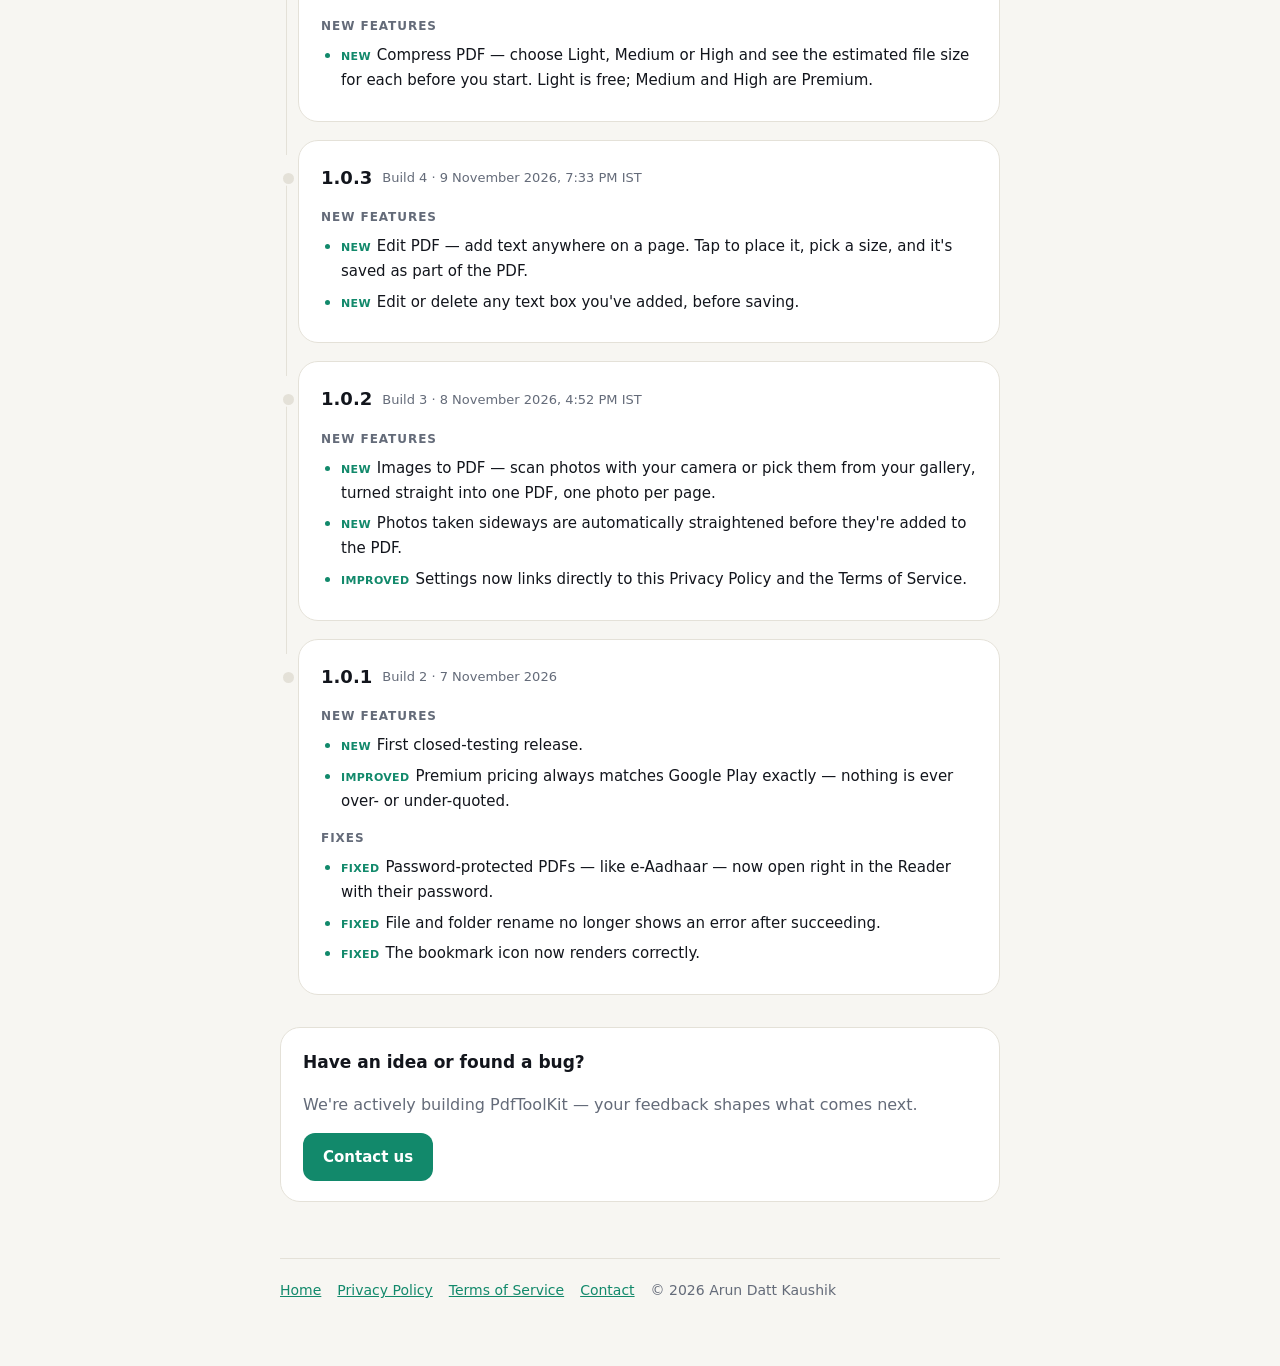
<file: updates/index.html>
<!doctype html>
<html lang="en">
<head>
<meta charset="utf-8">
<meta name="viewport" content="width=device-width, initial-scale=1">
<title>Updates – PdfToolKit</title>
<meta name="description" content="What's new in PdfToolKit — release notes for every version.">
<link rel="canonical" href="https://arunkaushikdev.github.io/pdftoolkit-site/updates/">
<meta property="og:type" content="website">
<meta property="og:site_name" content="PdfToolKit">
<meta property="og:title" content="Updates – PdfToolKit">
<meta property="og:description" content="What's new in PdfToolKit — release notes for every version.">
<meta property="og:url" content="https://arunkaushikdev.github.io/pdftoolkit-site/updates/">
<meta property="og:image" content="https://arunkaushikdev.github.io/pdftoolkit-site/icon.png">
<meta name="twitter:card" content="summary">
<link rel="icon" href="../icon.png">
<link rel="stylesheet" href="../style.css">
</head>
<body>

<header class="site-header">
  <div class="nav-inner">
    <a class="brand" href="../"><img src="../icon.png" alt="">PdfToolKit</a>
    <nav class="tabs">
      <a href="../">Home</a>
      <a href="./" class="active">Updates</a>
      <a href="../privacy/">Privacy</a>
      <a href="../terms/">Terms</a>
      <a href="../contact/">Contact</a>
    </nav>
  </div>
</header>

<main class="wrap">
  <div class="hero-anim">
    <div class="overline">Changelog</div>
    <h1>What's new</h1>
    <p class="muted">Every PdfToolKit release, in plain language. Available on Google Play.</p>
  </div>

  <div class="seg" role="tablist" aria-label="Updates">
    <button class="seg-btn active" role="tab" aria-selected="true" data-panel="releases" type="button">Releases</button>
    <button class="seg-btn" role="tab" aria-selected="false" data-panel="hotfixes" type="button">Hotfixes <span class="seg-count">3</span></button>
    <button class="seg-btn" role="tab" aria-selected="false" data-panel="issues" type="button">Known issues <span class="seg-count">4</span></button>
  </div>

  <section id="panel-releases" class="panel">
  <div class="release release-latest reveal">
    <div class="release-head">
      <span class="release-version">1.0.10</span>
      <span class="release-date">Build 11 · 27 November 2026, 12:40 AM IST</span>
      <span class="latest-badge"><span class="pulse-dot"></span>Latest</span>
    </div>
    <h4 class="release-sec">New features</h4>
    <ul class="release-notes">
      <li><span class="release-tag">New</span><strong>Read aloud</strong> (Premium) — your phone reads a PDF out loud, in English or Hindi, using its own voice. Nothing leaves your device. Start from any page, or press and hold a word and tap <strong>Listen</strong> to read just the selection, or <strong>Read on</strong> to read from that word to the end. A thin line is drawn under the words as they are spoken, and a floating player lets you pause, change the speed or stop. Free plan: a small daily taste (500 characters).</li>
      <li><span class="release-tag">New</span>Read aloud keeps going with the screen off or the app in the background, with play, pause and stop on the notification and lock screen (and your earphone button). Close the PDF and open it again later to <strong>Continue from page N</strong>, or set a <strong>sleep timer</strong> (15, 30 or 60 minutes) to fall asleep to a book.</li>
      <li><span class="release-tag">New</span>Choose the voice — pick any offline voice installed on your phone, listen to a short preview, and the app remembers your choice for English and Hindi. Before reading starts, PdfToolKit tells you what it can and cannot read: text PDFs work best, printed scans are read with text recognition and may have mistakes, and handwriting is skipped.</li>
      <li><span class="release-tag">New</span><strong>Highlight in five colours</strong> — yellow, green, blue, pink or orange, and you can mix colours on the same page. Highlights now cover the whole line of text, the selection handles are easier to grab, and you can <strong>remove</strong> a highlight again (before you save it into the PDF).</li>
      <li><span class="release-tag">New</span>Merge starts with picking your files — choose the PDFs first, and the Merge screen opens only after you have selected them. Go back and you land where you started.</li>
      <li><span class="release-tag">New</span>After a tool finishes, see the result as a page you can read and zoom, with its name and a <strong>Save PDF</strong> button in one floating row. Save puts it in <strong>Downloads/PdfToolKit</strong> with one tap (Android 10 and newer), then offers Share.</li>
      <li><span class="release-tag">New</span>A calmer free-actions notice — a small card that says how many free actions are left today, instead of a bar on every screen.</li>
      <li><span class="release-tag">New</span>The Home screen has a floating search at the top, so finding a PDF takes one tap.</li>
      <li><span class="release-tag">New</span>A fresh set of icons across the whole app.</li>
      <li><span class="release-tag">New</span>An update card — when a newer version is on Google Play, a card tells you what is new and lets you update without leaving the app.</li>
    </ul>
    <h4 class="release-sec">Improvements</h4>
    <ul class="release-notes">
      <li><span class="release-tag">Improved</span>Find in PDF suggests matches while you type, finds words even when the PDF has odd spacing or joined letters, marks every match on every page and shows the match and page counts.</li>
    </ul>
    <h4 class="release-sec">Fixes</h4>
    <ul class="release-notes">
      <li><span class="release-tag">Fixed</span>Saving no longer asks twice (once in the app and again in the phone's Save dialog). On Android 9 and older, PdfToolKit asks for a folder once and remembers it.</li>
      <li><span class="release-tag">Fixed</span>The Merge screen no longer shows for a moment before the file picker opens.</li>
    </ul>
  </div>

  <div class="release reveal">
    <div class="release-head">
      <span class="release-version">1.0.9</span>
      <span class="release-date">Build 10 · 19 November 2026, 12:10 PM IST</span>
    </div>
    <h4 class="release-sec">New features</h4>
    <ul class="release-notes">
      <li><span class="release-tag">New</span>Find in PDF — tap the search icon in the Reader, type a word or even a few letters, and every match is found. Step through them with the arrows, or open the list to see each match with the words around it. Matches are marked on the page. (Works on PDFs with a text layer; scanned pages are not searched yet.)</li>
      <li><span class="release-tag">New</span>Print — print a PDF, or save it as a PDF, from the Reader's three-dots menu.</li>
      <li><span class="release-tag">New</span>File info — see the page count, file size, page size (like A4), PDF version and the title, author and dates stored in the file.</li>
      <li><span class="release-tag">New</span>Page thumbnails — turn on a strip of small page previews at the bottom of the Reader (three-dots menu → Page thumbnails). The current page is highlighted and one tap jumps to any page. Your choice is remembered.</li>
      <li><span class="release-tag">Improved</span>Reading is much smoother — pinch zoom, dragging a zoomed page and double-tap zoom were rebuilt to run natively, so scrolling and zooming no longer stutter.</li>
    </ul>
    <h4 class="release-sec">Fixes</h4>
    <ul class="release-notes">
      <li><span class="release-tag">Fixed</span>A PDF opened from WhatsApp, Files or another app could show "Can't open this PDF" when you opened it again from Recent. PdfToolKit now keeps its own copy of such files, so they reopen reliably.</li>
      <li><span class="release-tag">Fixed</span>Text no longer shifts or shakes for a moment when a page sharpens after zooming.</li>
      <li><span class="release-tag">Fixed</span>If Android has withdrawn access to a file, PdfToolKit now says so clearly and explains how to open it again.</li>
    </ul>
  </div>

  <div class="release reveal">
    <div class="release-head">
      <span class="release-version">1.0.8</span>
      <span class="release-date">Build 9 · 14 November 2026, 1:20 PM IST</span>
    </div>
    <h4 class="release-sec">Fixes</h4>
    <ul class="release-notes">
      <li><span class="release-tag">Fixed</span>The Library tab could close the app when opening <strong>My folder</strong>. It now opens normally.</li>
      <li><span class="release-tag">Fixed</span>Starring a PDF in the Reader now shows up in Home and Library straight away.</li>
    </ul>
  </div>

  <div class="release reveal">
    <div class="release-head">
      <span class="release-version">1.0.7</span>
      <span class="release-date">Build 8 · 14 November 2026, 11:50 AM IST</span>

    </div>
    <h4 class="release-sec">New features</h4>
    <ul class="release-notes">
      <li><span class="release-tag">New</span>A fresh Home screen — your recent PDFs, a Continue reading row and quick buttons to Open, Scan, Merge and Shrink, with a centre <strong>+</strong> button to open a PDF, scan with the camera or turn images into a PDF.</li>
      <li><span class="release-tag">New</span>The bottom bar hides while you scroll and comes back when you scroll up, so lists get the whole screen.</li>
      <li><span class="release-tag">New</span>Edit PDF, redesigned — a full-height page with floating Text, Cover and Highlight tools, page count and zoom. Pinch to zoom in for exact placement.</li>
      <li><span class="release-tag">New</span>Change text that is already in a PDF — tap a printed line, edit it right on the page (tap a letter to put the cursor there), and the new text matches the original size, style and colour. Resize the box with its side handle.</li>
      <li><span class="release-tag">New</span>Image to text — take a photo or pick an image and PdfToolKit reads the text on your phone (English and Hindi). Fix any mistakes, then copy or share it. Find it in Tools and under the + button.</li>
      <li><span class="release-tag">New</span>Scanned PDFs — press and hold to select text even in pages with no text layer, including Hindi, using on-device text recognition.</li>
      <li><span class="release-tag">New</span>Text selection now has a floating Copy, Highlight and Select all bar, and a magnifier while you drag the handles.</li>
      <li><span class="release-tag">New</span>Pinch and double-tap zoom in single-page view.</li>
      <li><span class="release-tag">New</span>Add to Starred from the Reader's three-dots menu.</li>
      <li><span class="release-tag">Improved</span>Tools are grouped, and ads sit at the top of each tab instead of between your files.</li>
      <li><span class="release-tag">Improved</span>Selecting text is much faster — no more waiting on "Reading text…".</li>
    </ul>
    <h4 class="release-sec">Fixes</h4>
    <ul class="release-notes">
      <li><span class="release-tag">Fixed</span>The separate "Copy text" button is gone — press and hold on the page selects text where you touch, and you copy from the bar.</li>
      <li><span class="release-tag">Fixed</span>Double-tap and pinch zoom no longer jerk, and the page no longer flashes white for a moment after zooming.</li>
      <li><span class="release-tag">Fixed</span>The magnifier stays visible when you select text at the top of a page.</li>
    </ul>
  </div>

  <div class="release reveal">
    <div class="release-head">
      <span class="release-version">1.0.6</span>
      <span class="release-date">Build 7 · 10 November 2026, 9:10 PM IST</span>
    </div>
    <h4 class="release-sec">New features</h4>
    <ul class="release-notes">
      <li><span class="release-tag">New</span>Select text in the Reader — press and hold a word, drag the handles to extend, then Copy or Highlight.</li>
      <li><span class="release-tag">New</span>Highlights — mark text in yellow, then save them into the same PDF or as a new copy. If you leave with unsaved highlights, PdfToolKit asks whether to save or discard them.</li>
      <li><span class="release-tag">New</span>Free-shape photo crop — move each corner on its own and the area is flattened into a straight page, like a document scanner.</li>
      <li><span class="release-tag">New</span>Rotate photos by 90° and straighten tilted ones with a slider before they become a PDF.</li>
      <li><span class="release-tag">New</span>Check for updates and What's new in Settings.</li>
      <li><span class="release-tag">Improved</span>The Recent list on Home updates instantly — a PDF you save or open appears at the top right away.</li>
      <li><span class="release-tag">Improved</span>Renaming a PDF from the Reader works for files from your phone's storage: Android asks for permission, or a renamed copy is saved where you choose.</li>
    </ul>
    <h4 class="release-sec">Fixes</h4>
    <ul class="release-notes">
      <li><span class="release-tag">Fixed</span>Cropping a photo taken with the camera now shows the picture properly and no longer closes the app, even with very high-resolution photos.</li>
      <li><span class="release-tag">Fixed</span>Photos taken with the camera, or cropped, now show their preview in the selected files list.</li>
      <li><span class="release-tag">Fixed</span>A PDF that you edited no longer shows its old pages until the app is restarted.</li>
    </ul>
  </div>

  <div class="release reveal">
    <div class="release-head">
      <span class="release-version">1.0.5</span>
      <span class="release-date">Build 6 · 10 November 2026, 5:41 PM IST</span>
    </div>
    <h4 class="release-sec">New features</h4>
    <ul class="release-notes">
      <li><span class="release-tag">New</span>Edit PDF, now with full text styling — Hindi and any other language, ₹ and symbols, fonts, bold, italic, underline, colours and sizes. Drag text to move it, and use Cover and Highlight to hide or mark parts of a page.</li>
      <li><span class="release-tag">New</span>Copy text — copy the text of a page, or the whole PDF, from the Reader menu.</li>
      <li><span class="release-tag">New</span>Crop photos before they become a PDF — right after you take one, or any time by tapping a photo.</li>
      <li><span class="release-tag">New</span>Scan with camera — a one-tap button on the Home screen.</li>
      <li><span class="release-tag">New</span>All PDFs — on Android 12 and older, every PDF on your phone appears automatically, no folder browsing needed.</li>
      <li><span class="release-tag">New</span>Rename a PDF from the Reader menu, and rename a new PDF before you save it. Sharing now lets you choose the file name too.</li>
      <li><span class="release-tag">Improved</span>Edit PDF is now one tap away from the Reader's menu.</li>
    </ul>
    <h4 class="release-sec">Fixes</h4>
    <ul class="release-notes">
      <li><span class="release-tag">Fixed</span>Pinch-to-zoom in the Reader is smoother and zooms exactly where your fingers are.</li>
    </ul>
  </div>

  <div class="release reveal">
    <div class="release-head">
      <span class="release-version">1.0.4</span>
      <span class="release-date">Build 5 · 10 November 2026, 1:58 PM IST</span>
    </div>
    <h4 class="release-sec">New features</h4>
    <ul class="release-notes">
      <li><span class="release-tag">New</span>Compress PDF — choose Light, Medium or High and see the estimated file size for each before you start. Light is free; Medium and High are Premium.</li>
    </ul>
  </div>

  <div class="release reveal">
    <div class="release-head">
      <span class="release-version">1.0.3</span>
      <span class="release-date">Build 4 · 9 November 2026, 7:33 PM IST</span>
    </div>
    <h4 class="release-sec">New features</h4>
    <ul class="release-notes">
      <li><span class="release-tag">New</span>Edit PDF — add text anywhere on a page. Tap to place it, pick a size, and it's saved as part of the PDF.</li>
      <li><span class="release-tag">New</span>Edit or delete any text box you've added, before saving.</li>
    </ul>
  </div>

  <div class="release reveal">
    <div class="release-head">
      <span class="release-version">1.0.2</span>
      <span class="release-date">Build 3 · 8 November 2026, 4:52 PM IST</span>
    </div>
    <h4 class="release-sec">New features</h4>
    <ul class="release-notes">
      <li><span class="release-tag">New</span>Images to PDF — scan photos with your camera or pick them from your gallery, turned straight into one PDF, one photo per page.</li>
      <li><span class="release-tag">New</span>Photos taken sideways are automatically straightened before they're added to the PDF.</li>
      <li><span class="release-tag">Improved</span>Settings now links directly to this Privacy Policy and the Terms of Service.</li>
    </ul>
  </div>

  <div class="release reveal">
    <div class="release-head">
      <span class="release-version">1.0.1</span>
      <span class="release-date">Build 2 · 7 November 2026</span>
    </div>
    <h4 class="release-sec">New features</h4>
    <ul class="release-notes">
      <li><span class="release-tag">New</span>First closed-testing release.</li>
      <li><span class="release-tag">Improved</span>Premium pricing always matches Google Play exactly — nothing is ever over- or under-quoted.</li>
    </ul>
    <h4 class="release-sec">Fixes</h4>
    <ul class="release-notes">
      <li><span class="release-tag">Fixed</span>Password-protected PDFs — like e-Aadhaar — now open right in the Reader with their password.</li>
      <li><span class="release-tag">Fixed</span>File and folder rename no longer shows an error after succeeding.</li>
      <li><span class="release-tag">Fixed</span>The bookmark icon now renders correctly.</li>
    </ul>
  </div>

  </section>

  <section id="panel-hotfixes" class="panel" hidden>
  <div class="card reveal">
    <h3 style="margin-top:0">Hotfixes</h3>
    <p class="muted" style="margin:-4px 0 6px;font-size:14px">Quick fixes for crashes and serious bugs, newest first. Last updated 19 November 2026, 12:10 PM IST</p>
    <ul class="release-notes">
      <li><strong>"Can't open this PDF" for files opened from WhatsApp or Files.</strong> A PDF opened from another app could fail with a permission error when opened again from Recent, because Android only gives temporary access. PdfToolKit now keeps a copy inside the app. A file that already failed once needs to be opened again from WhatsApp or Files one time.<br><span class="issue-meta"><span class="issue-fixed">Fixed</span> In 1.0.9 (Build 10) · 19 November 2026, 12:10 PM IST</span></li>
      <li><strong>App closed when opening Library → My folder.</strong> Opening the My folder view in the Library tab could close the app. Fixed so it opens normally.<br><span class="issue-meta"><span class="issue-fixed">Fixed</span> In 1.0.8 (Build 9) · 14 November 2026, 1:20 PM IST · Introduced in 1.0.7</span></li>
      <li><strong>App closed when cropping a camera photo.</strong> Cropping a photo taken with the camera could close the app, especially with very high-resolution photos. Fixed, and the picture now shows properly while cropping.<br><span class="issue-meta"><span class="issue-fixed">Fixed</span> In 1.0.6 (Build 7) · 10 November 2026, 9:10 PM IST</span></li>
    </ul>
  </div>
  </section>

  <section id="panel-issues" class="panel" hidden>
  <div class="card reveal">
    <h3 style="margin-top:0">Known issues</h3>
    <p class="muted" style="margin:-4px 0 6px;font-size:14px">Last updated 19 November 2026, 12:10 PM IST · Latest release 1.0.9</p>
    <ul class="release-notes">
      <li><strong>Saving highlights into the original PDF.</strong> On Android 10 and older, Android does not let an app change a PDF it only opened from the Recent or Library lists. Use <strong>Save as a new copy</strong> — it always works, and the new copy appears at the top of Recent. PDFs opened with <strong>Open PDF</strong> can usually be updated in place.<br><span class="issue-meta"><span class="issue-open">Open</span> Seen in 1.0.6 · First listed 10 Nov 2026 · Last update 10 Nov 2026, 8:34 PM IST</span></li>
      <li><strong>Renaming a PDF in place.</strong> For the same reason, some files can't be renamed on Android 10 and older. PdfToolKit saves a renamed copy in a folder you choose instead; the original stays untouched.<br><span class="issue-meta"><span class="issue-open">Open</span> Seen in 1.0.6 · First listed 10 Nov 2026 · Last update 10 Nov 2026, 8:34 PM IST</span></li>
      <li><strong>Brief flicker when zooming.</strong> Zooming was rebuilt in 1.0.9 and is much smoother. You may still notice a very short change in sharpness a moment after you stop zooming, when the page redraws in finer detail. It does not affect reading, the page content or your file.<br><span class="issue-meta"><span class="issue-open">Open</span> Seen in 1.0.6 · First listed 14 Nov 2026 · Last update 19 Nov 2026, 12:10 PM IST</span></li>
      <li><strong>Find in PDF does not read scanned pages.</strong> Search works on PDFs that contain real text. A scan or photo of a page has no text to search, so it shows "No searchable text". You can still press and hold on a scanned page to select its text.<br><span class="issue-meta"><span class="issue-open">Open</span> Seen in 1.0.9 · First listed 19 Nov 2026 · Last update 19 Nov 2026, 12:10 PM IST</span></li>
    </ul>
  </div>
  </section>

  <div class="card reveal" style="margin-top:32px">
    <h3 style="margin-top:0">Have an idea or found a bug?</h3>
    <p class="muted" style="margin-bottom:14px">We're actively building PdfToolKit — your feedback shapes what comes next.</p>
    <a class="btn" href="../contact/">Contact us</a>
  </div>

  <footer class="muted">
    <a href="../">Home</a><a href="../privacy/">Privacy Policy</a><a href="../terms/">Terms of Service</a><a href="../contact/">Contact</a><span>© 2026 Arun Datt Kaushik</span>
  </footer>
</main>

<script src="../animate.js"></script>
<script>
(function () {
  var btns = document.querySelectorAll('.seg-btn');
  function show(name) {
    btns.forEach(function (b) {
      var on = b.getAttribute('data-panel') === name;
      b.classList.toggle('active', on);
      b.setAttribute('aria-selected', on ? 'true' : 'false');
    });
    ['releases', 'hotfixes', 'issues'].forEach(function (n) {
      var el = document.getElementById('panel-' + n);
      el.hidden = n !== name;
      if (n === name) el.querySelectorAll('.reveal').forEach(function (r) { r.classList.add('in'); });
    });
    if (history.replaceState) history.replaceState(null, '', name === 'issues' ? '#known-issues' : name === 'hotfixes' ? '#hotfixes' : location.pathname);
  }
  btns.forEach(function (b) { b.addEventListener('click', function () { show(b.getAttribute('data-panel')); }); });
  if (location.hash === '#known-issues') show('issues');
  if (location.hash === '#hotfixes') show('hotfixes');
})();
</script>

</body>
</html>
</file>
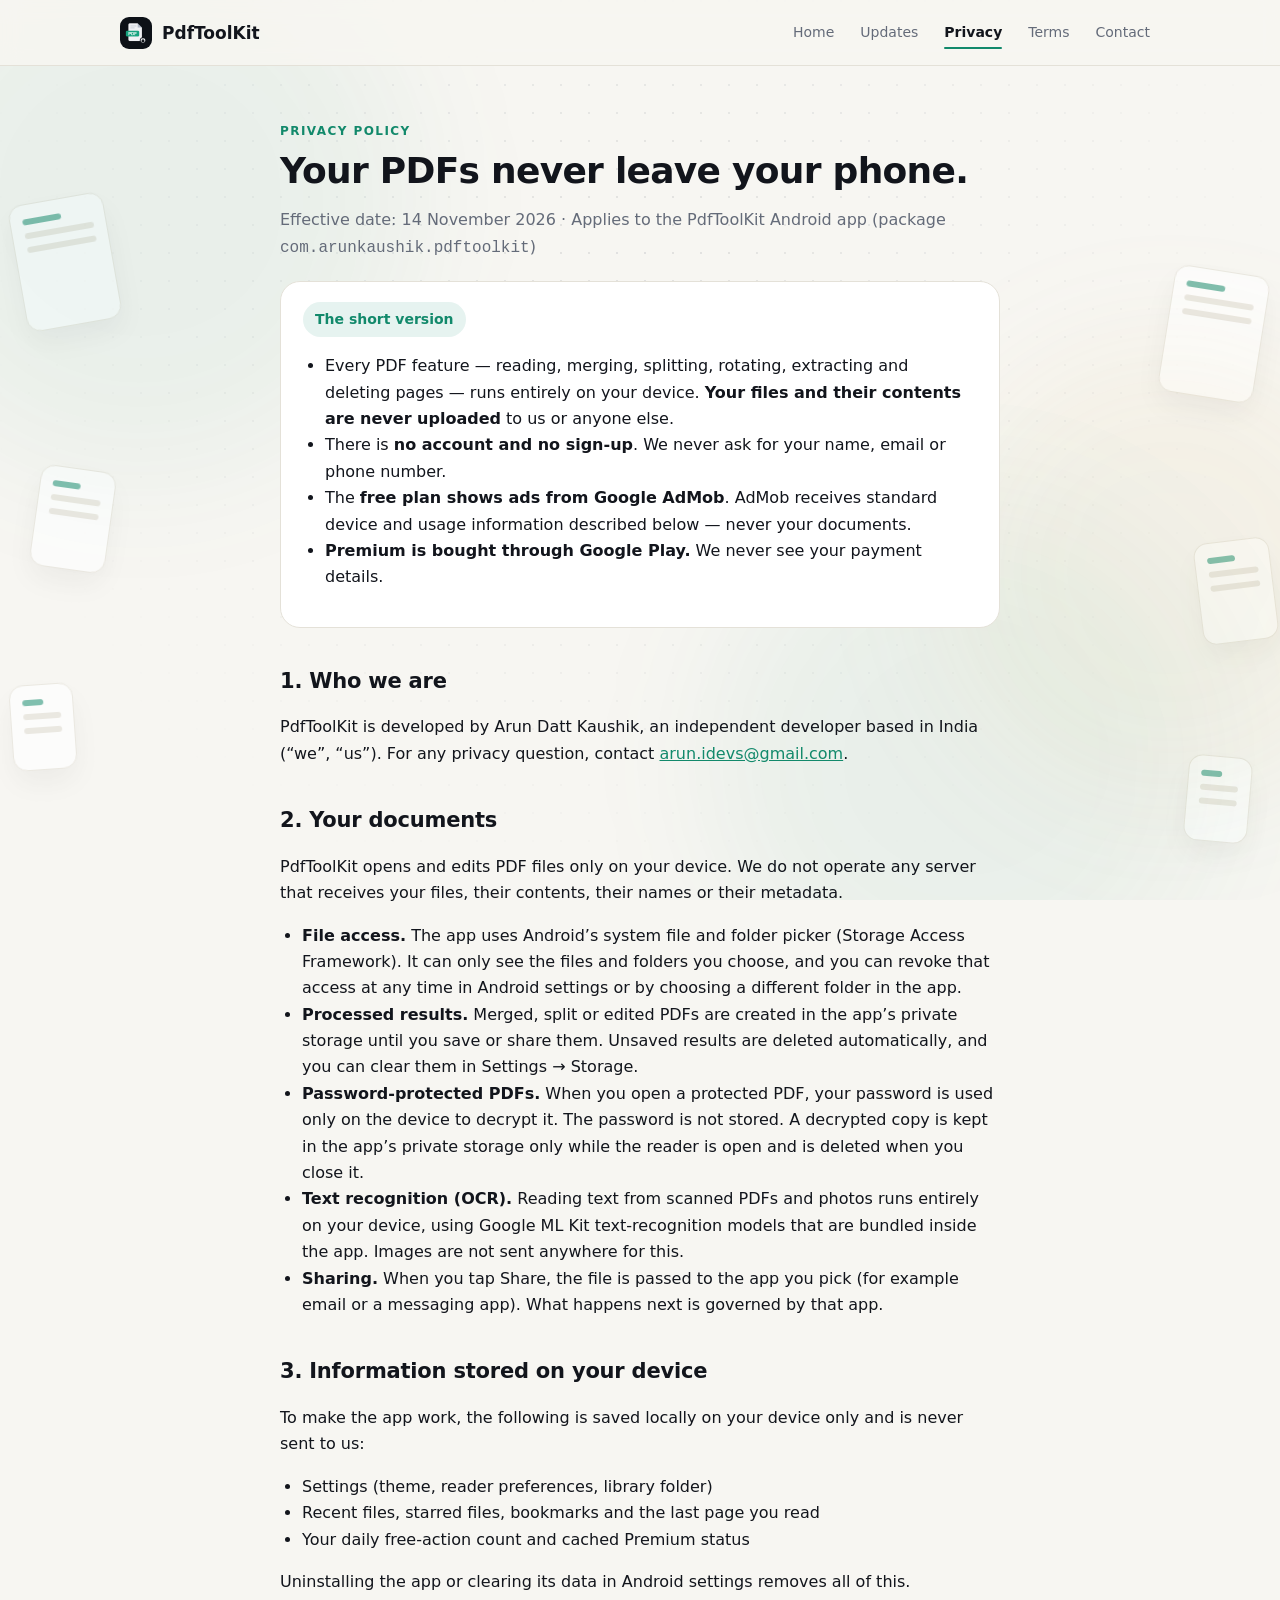
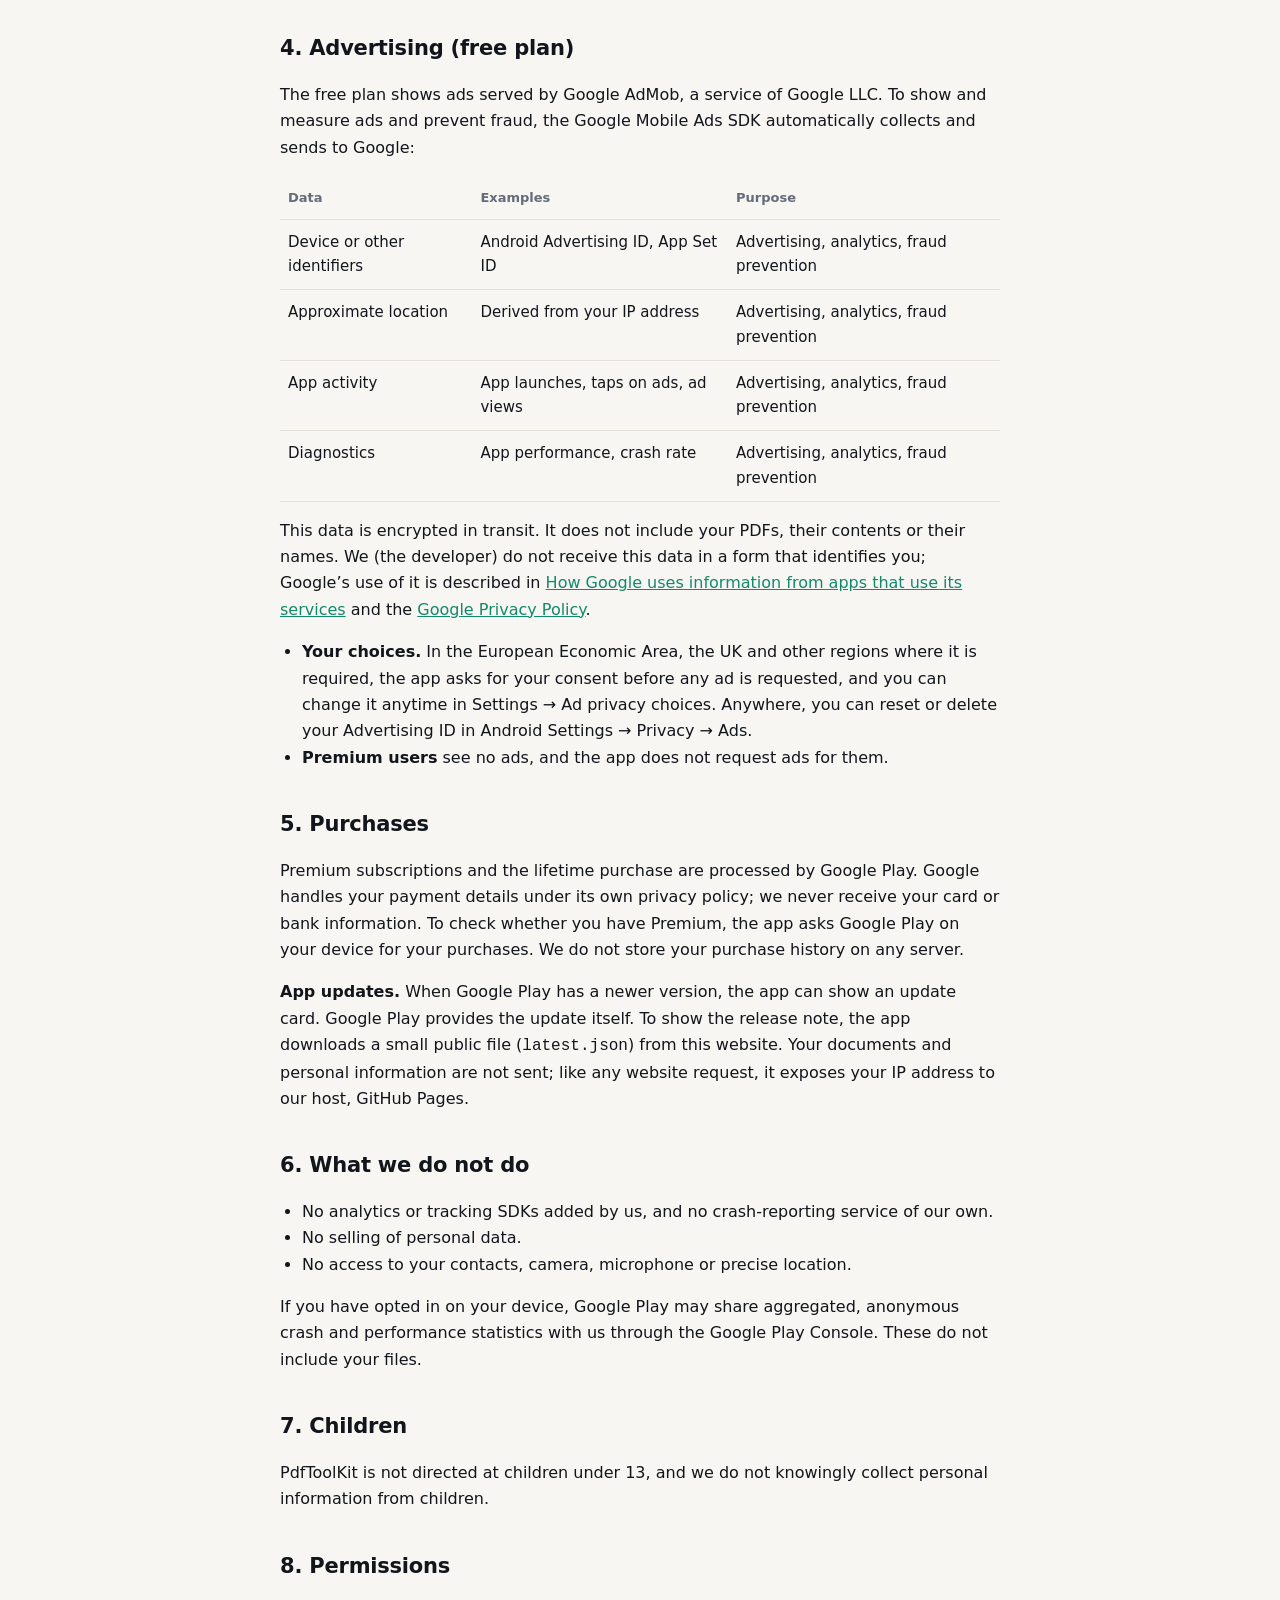
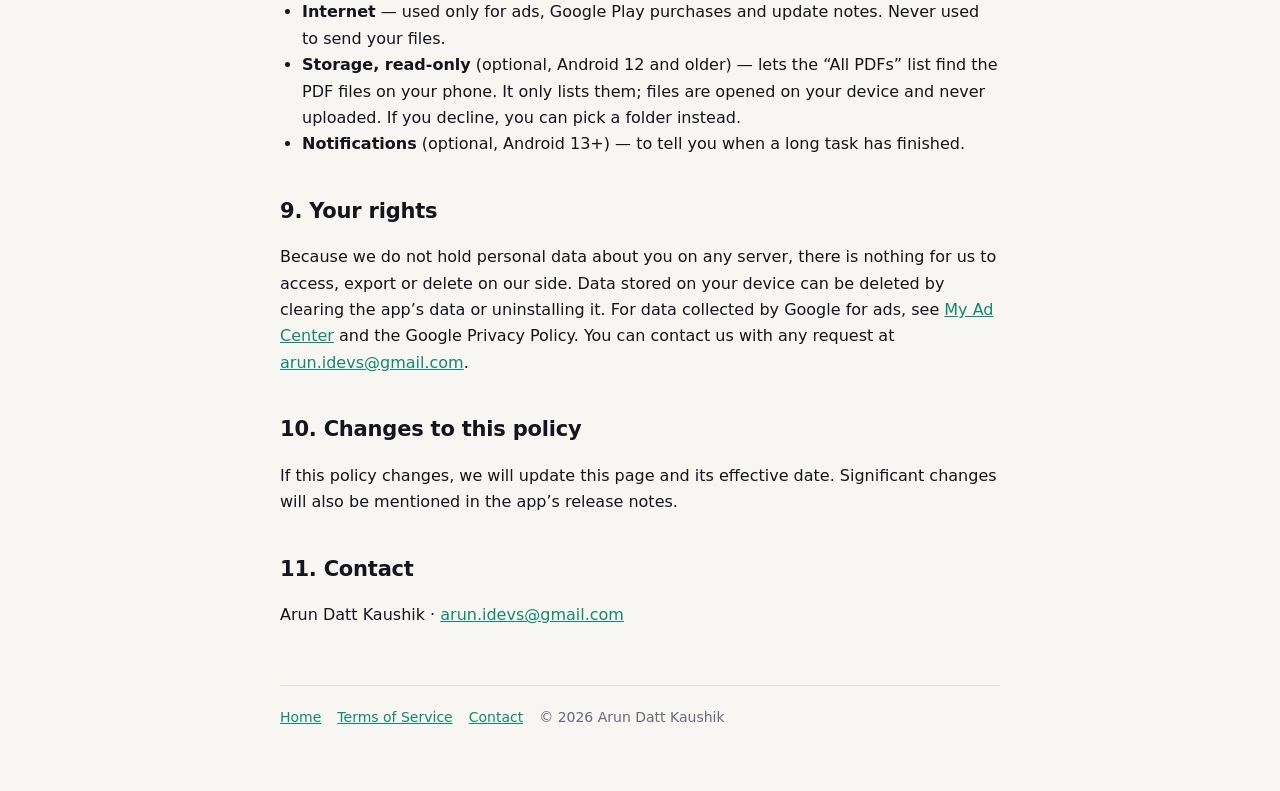
<file: privacy.html>
<!doctype html>
<html lang="en">
<head>
<meta charset="utf-8">
<meta name="viewport" content="width=device-width, initial-scale=1">
<title>Privacy Policy – PdfToolKit</title>
<meta name="description" content="How PdfToolKit handles your data. Your PDFs are processed on your device and never uploaded.">
<link rel="canonical" href="https://arunkaushikdev.github.io/pdftoolkit-site/privacy/">
<meta property="og:type" content="website">
<meta property="og:site_name" content="PdfToolKit">
<meta property="og:title" content="Privacy Policy – PdfToolKit">
<meta property="og:description" content="How PdfToolKit handles your data. Your PDFs are processed on your device and never uploaded.">
<meta property="og:url" content="https://arunkaushikdev.github.io/pdftoolkit-site/privacy/">
<meta property="og:image" content="https://arunkaushikdev.github.io/pdftoolkit-site/icon.png">
<meta name="twitter:card" content="summary">
<link rel="icon" href="./icon.png">
<link rel="stylesheet" href="./style.css">
</head>
<body>
<header class="site-header">
  <div class="nav-inner">
    <a class="brand" href="./"><img src="./icon.png" alt="">PdfToolKit</a>
    <nav class="tabs">
      <a href="./">Home</a>
      <a href="./updates/">Updates</a>
      <a href="./privacy/" class="active">Privacy</a>
      <a href="./terms/">Terms</a>
      <a href="./contact/">Contact</a>
    </nav>
  </div>
</header>

<main class="wrap">

  <div class="hero-anim">
  <div class="overline">Privacy Policy</div>
  <h1>Your PDFs never leave your phone.</h1>
  <p class="muted">Effective date: 14 November 2026 · Applies to the PdfToolKit Android app (package <code>com.arunkaushik.pdftoolkit</code>)</p>
  </div>

  <div class="card reveal">
    <span class="pill">The short version</span>
    <ul>
      <li>Every PDF feature — reading, merging, splitting, rotating, extracting and deleting pages — runs entirely on your device. <strong>Your files and their contents are never uploaded</strong> to us or anyone else.</li>
      <li>There is <strong>no account and no sign-up</strong>. We never ask for your name, email or phone number.</li>
      <li>The <strong>free plan shows ads from Google AdMob</strong>. AdMob receives standard device and usage information described below — never your documents.</li>
      <li><strong>Premium is bought through Google Play.</strong> We never see your payment details.</li>
    </ul>
  </div>

  <h2>1. Who we are</h2>
  <p>PdfToolKit is developed by Arun Datt Kaushik, an independent developer based in India (“we”, “us”). For any privacy question, contact <a href="mailto:arun.idevs@gmail.com">arun.idevs@gmail.com</a>.</p>

  <h2>2. Your documents</h2>
  <p>PdfToolKit opens and edits PDF files only on your device. We do not operate any server that receives your files, their contents, their names or their metadata.</p>
  <ul>
    <li><strong>File access.</strong> The app uses Android’s system file and folder picker (Storage Access Framework). It can only see the files and folders you choose, and you can revoke that access at any time in Android settings or by choosing a different folder in the app.</li>
    <li><strong>Processed results.</strong> Merged, split or edited PDFs are created in the app’s private storage until you save or share them. Unsaved results are deleted automatically, and you can clear them in Settings → Storage.</li>
    <li><strong>Password-protected PDFs.</strong> When you open a protected PDF, your password is used only on the device to decrypt it. The password is not stored. A decrypted copy is kept in the app’s private storage only while the reader is open and is deleted when you close it.</li>
    <li><strong>Text recognition (OCR).</strong> Reading text from scanned PDFs and photos runs entirely on your device, using Google ML Kit text-recognition models that are bundled inside the app. Images are not sent anywhere for this.</li>
    <li><strong>Sharing.</strong> When you tap Share, the file is passed to the app you pick (for example email or a messaging app). What happens next is governed by that app.</li>
  </ul>

  <h2>3. Information stored on your device</h2>
  <p>To make the app work, the following is saved locally on your device only and is never sent to us:</p>
  <ul>
    <li>Settings (theme, reader preferences, library folder)</li>
    <li>Recent files, starred files, bookmarks and the last page you read</li>
    <li>Your daily free-action count and cached Premium status</li>
  </ul>
  <p>Uninstalling the app or clearing its data in Android settings removes all of this.</p>

  <h2>4. Advertising (free plan)</h2>
  <p>The free plan shows ads served by Google AdMob, a service of Google LLC. To show and measure ads and prevent fraud, the Google Mobile Ads SDK automatically collects and sends to Google:</p>
  <div class="table-scroll">
  <table>
    <tr><th>Data</th><th>Examples</th><th>Purpose</th></tr>
    <tr><td>Device or other identifiers</td><td>Android Advertising ID, App Set ID</td><td>Advertising, analytics, fraud prevention</td></tr>
    <tr><td>Approximate location</td><td>Derived from your IP address</td><td>Advertising, analytics, fraud prevention</td></tr>
    <tr><td>App activity</td><td>App launches, taps on ads, ad views</td><td>Advertising, analytics, fraud prevention</td></tr>
    <tr><td>Diagnostics</td><td>App performance, crash rate</td><td>Advertising, analytics, fraud prevention</td></tr>
  </table>
  </div>
  <p>This data is encrypted in transit. It does not include your PDFs, their contents or their names. We (the developer) do not receive this data in a form that identifies you; Google’s use of it is described in <a href="https://policies.google.com/technologies/partner-sites" rel="noopener">How Google uses information from apps that use its services</a> and the <a href="https://policies.google.com/privacy" rel="noopener">Google Privacy Policy</a>.</p>
  <ul>
    <li><strong>Your choices.</strong> In the European Economic Area, the UK and other regions where it is required, the app asks for your consent before any ad is requested, and you can change it anytime in Settings → Ad privacy choices. Anywhere, you can reset or delete your Advertising ID in Android Settings → Privacy → Ads.</li>
    <li><strong>Premium users</strong> see no ads, and the app does not request ads for them.</li>
  </ul>

  <h2>5. Purchases</h2>
  <p>Premium subscriptions and the lifetime purchase are processed by Google Play. Google handles your payment details under its own privacy policy; we never receive your card or bank information. To check whether you have Premium, the app asks Google Play on your device for your purchases. We do not store your purchase history on any server.</p>
  <p><strong>App updates.</strong> When Google Play has a newer version, the app can show an update card. Google Play provides the update itself. To show the release note, the app downloads a small public file (<code>latest.json</code>) from this website. Your documents and personal information are not sent; like any website request, it exposes your IP address to our host, GitHub Pages.</p>

  <h2>6. What we do not do</h2>
  <ul>
    <li>No analytics or tracking SDKs added by us, and no crash-reporting service of our own.</li>
    <li>No selling of personal data.</li>
    <li>No access to your contacts, camera, microphone or precise location.</li>
  </ul>
  <p>If you have opted in on your device, Google Play may share aggregated, anonymous crash and performance statistics with us through the Google Play Console. These do not include your files.</p>

  <h2>7. Children</h2>
  <p>PdfToolKit is not directed at children under 13, and we do not knowingly collect personal information from children.</p>

  <h2>8. Permissions</h2>
  <ul>
    <li><strong>Internet</strong> — used only for ads, Google Play purchases and update notes. Never used to send your files.</li>
    <li><strong>Storage, read-only</strong> (optional, Android 12 and older) — lets the “All PDFs” list find the PDF files on your phone. It only lists them; files are opened on your device and never uploaded. If you decline, you can pick a folder instead.</li>
    <li><strong>Notifications</strong> (optional, Android 13+) — to tell you when a long task has finished.</li>
  </ul>

  <h2>9. Your rights</h2>
  <p>Because we do not hold personal data about you on any server, there is nothing for us to access, export or delete on our side. Data stored on your device can be deleted by clearing the app’s data or uninstalling it. For data collected by Google for ads, see <a href="https://myadcenter.google.com" rel="noopener">My Ad Center</a> and the Google Privacy Policy. You can contact us with any request at <a href="mailto:arun.idevs@gmail.com">arun.idevs@gmail.com</a>.</p>

  <h2>10. Changes to this policy</h2>
  <p>If this policy changes, we will update this page and its effective date. Significant changes will also be mentioned in the app’s release notes.</p>

  <h2>11. Contact</h2>
  <p>Arun Datt Kaushik · <a href="mailto:arun.idevs@gmail.com">arun.idevs@gmail.com</a></p>

  <footer class="muted">
    <a href="./">Home</a><a href="./terms/">Terms of Service</a><a href="./contact/">Contact</a><span>© 2026 Arun Datt Kaushik</span>
  </footer>
</main>
<script src="./animate.js"></script>
</body>
</html>
</file>
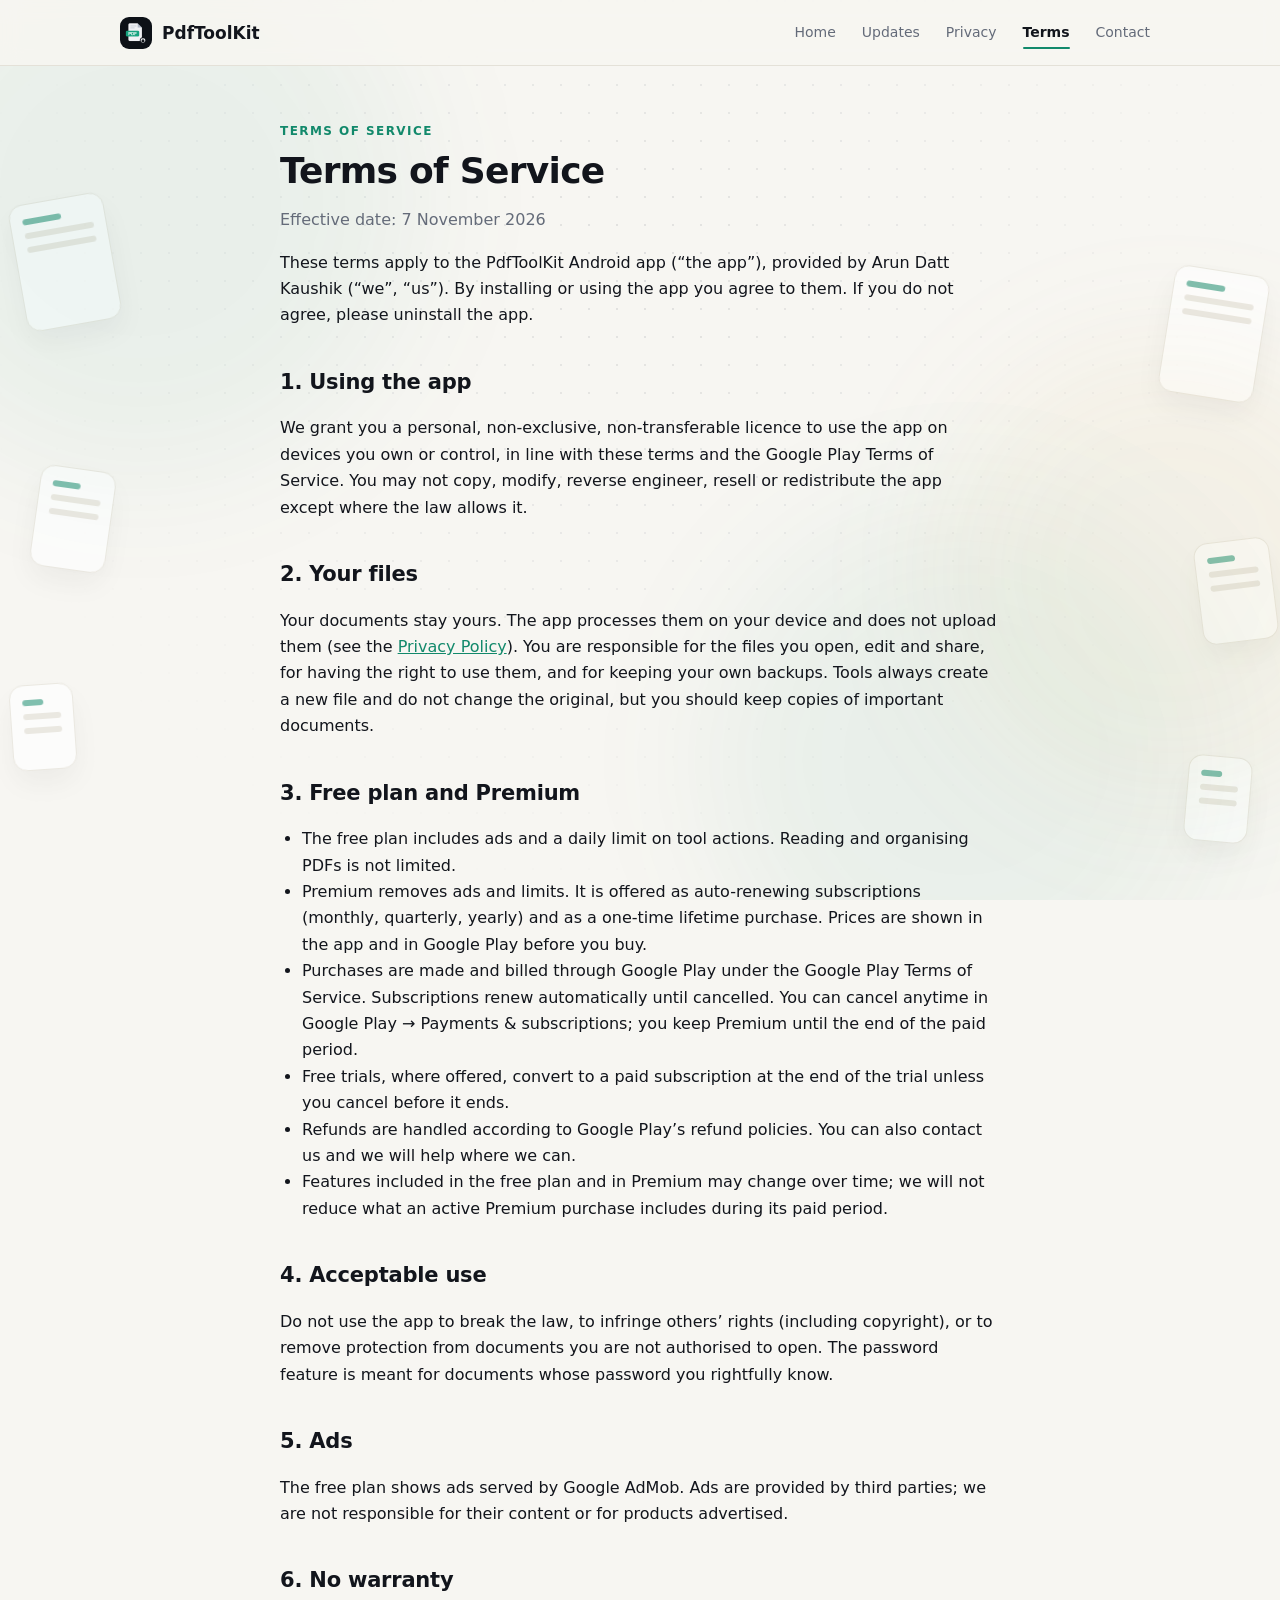
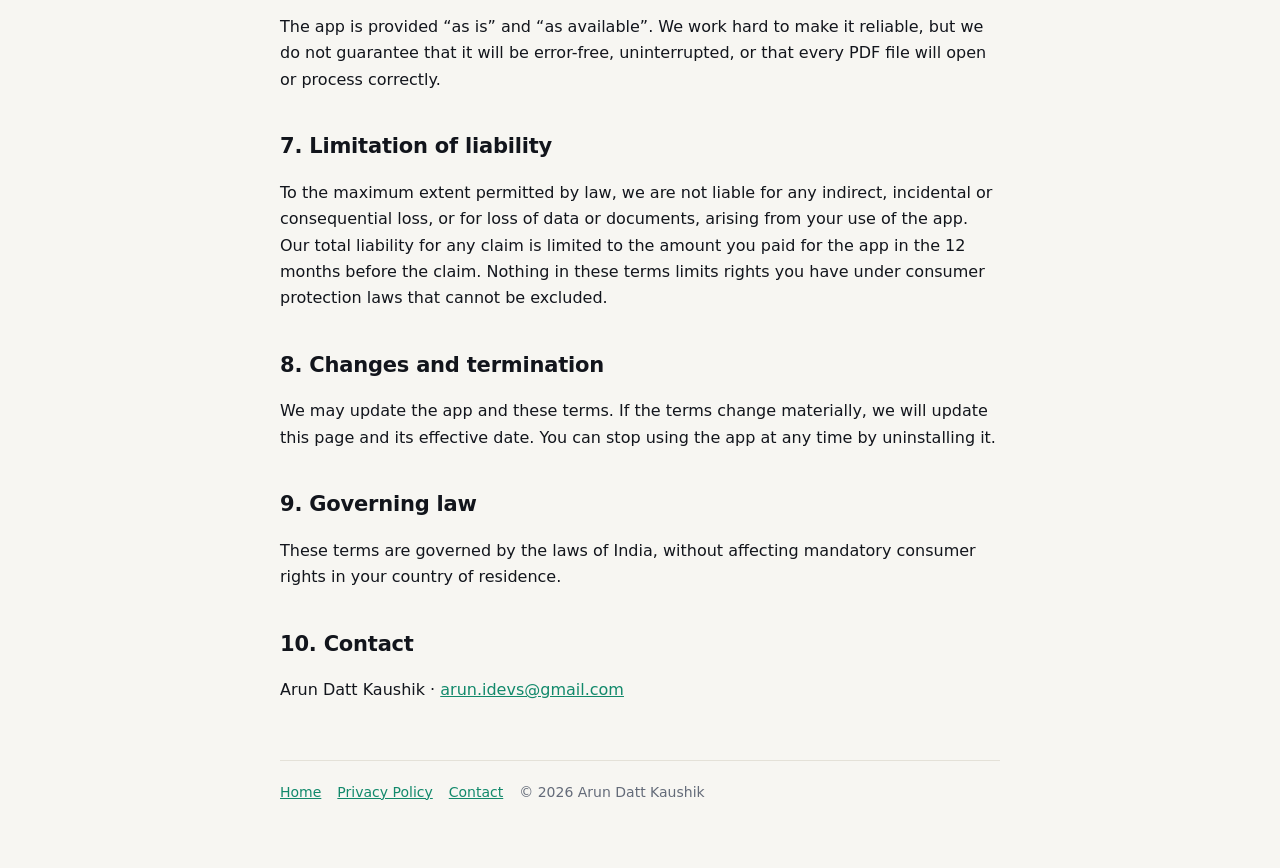
<file: terms.html>
<!doctype html>
<html lang="en">
<head>
<meta charset="utf-8">
<meta name="viewport" content="width=device-width, initial-scale=1">
<title>Terms of Service – PdfToolKit</title>
<meta name="description" content="Terms of Service for the PdfToolKit Android app.">
<link rel="canonical" href="https://arunkaushikdev.github.io/pdftoolkit-site/terms/">
<meta property="og:type" content="website">
<meta property="og:site_name" content="PdfToolKit">
<meta property="og:title" content="Terms of Service – PdfToolKit">
<meta property="og:description" content="Terms of Service for the PdfToolKit Android app.">
<meta property="og:url" content="https://arunkaushikdev.github.io/pdftoolkit-site/terms/">
<meta property="og:image" content="https://arunkaushikdev.github.io/pdftoolkit-site/icon.png">
<meta name="twitter:card" content="summary">
<link rel="icon" href="./icon.png">
<link rel="stylesheet" href="./style.css">
</head>
<body>
<header class="site-header">
  <div class="nav-inner">
    <a class="brand" href="./"><img src="./icon.png" alt="">PdfToolKit</a>
    <nav class="tabs">
      <a href="./">Home</a>
      <a href="./updates/">Updates</a>
      <a href="./privacy/">Privacy</a>
      <a href="./terms/" class="active">Terms</a>
      <a href="./contact/">Contact</a>
    </nav>
  </div>
</header>

<main class="wrap">

  <div class="hero-anim">
  <div class="overline">Terms of Service</div>
  <h1>Terms of Service</h1>
  <p class="muted">Effective date: 7 November 2026</p>
  </div>

  <p>These terms apply to the PdfToolKit Android app (“the app”), provided by Arun Datt Kaushik (“we”, “us”). By installing or using the app you agree to them. If you do not agree, please uninstall the app.</p>

  <h2>1. Using the app</h2>
  <p>We grant you a personal, non-exclusive, non-transferable licence to use the app on devices you own or control, in line with these terms and the Google Play Terms of Service. You may not copy, modify, reverse engineer, resell or redistribute the app except where the law allows it.</p>

  <h2>2. Your files</h2>
  <p>Your documents stay yours. The app processes them on your device and does not upload them (see the <a href="./privacy/">Privacy Policy</a>). You are responsible for the files you open, edit and share, for having the right to use them, and for keeping your own backups. Tools always create a new file and do not change the original, but you should keep copies of important documents.</p>

  <h2>3. Free plan and Premium</h2>
  <ul>
    <li>The free plan includes ads and a daily limit on tool actions. Reading and organising PDFs is not limited.</li>
    <li>Premium removes ads and limits. It is offered as auto-renewing subscriptions (monthly, quarterly, yearly) and as a one-time lifetime purchase. Prices are shown in the app and in Google Play before you buy.</li>
    <li>Purchases are made and billed through Google Play under the Google Play Terms of Service. Subscriptions renew automatically until cancelled. You can cancel anytime in Google Play → Payments &amp; subscriptions; you keep Premium until the end of the paid period.</li>
    <li>Free trials, where offered, convert to a paid subscription at the end of the trial unless you cancel before it ends.</li>
    <li>Refunds are handled according to Google Play’s refund policies. You can also contact us and we will help where we can.</li>
    <li>Features included in the free plan and in Premium may change over time; we will not reduce what an active Premium purchase includes during its paid period.</li>
  </ul>

  <h2>4. Acceptable use</h2>
  <p>Do not use the app to break the law, to infringe others’ rights (including copyright), or to remove protection from documents you are not authorised to open. The password feature is meant for documents whose password you rightfully know.</p>

  <h2>5. Ads</h2>
  <p>The free plan shows ads served by Google AdMob. Ads are provided by third parties; we are not responsible for their content or for products advertised.</p>

  <h2>6. No warranty</h2>
  <p>The app is provided “as is” and “as available”. We work hard to make it reliable, but we do not guarantee that it will be error-free, uninterrupted, or that every PDF file will open or process correctly.</p>

  <h2>7. Limitation of liability</h2>
  <p>To the maximum extent permitted by law, we are not liable for any indirect, incidental or consequential loss, or for loss of data or documents, arising from your use of the app. Our total liability for any claim is limited to the amount you paid for the app in the 12 months before the claim. Nothing in these terms limits rights you have under consumer protection laws that cannot be excluded.</p>

  <h2>8. Changes and termination</h2>
  <p>We may update the app and these terms. If the terms change materially, we will update this page and its effective date. You can stop using the app at any time by uninstalling it.</p>

  <h2>9. Governing law</h2>
  <p>These terms are governed by the laws of India, without affecting mandatory consumer rights in your country of residence.</p>

  <h2>10. Contact</h2>
  <p>Arun Datt Kaushik · <a href="mailto:arun.idevs@gmail.com">arun.idevs@gmail.com</a></p>

  <footer class="muted">
    <a href="./">Home</a><a href="./privacy/">Privacy Policy</a><a href="./contact/">Contact</a><span>© 2026 Arun Datt Kaushik</span>
  </footer>
</main>
<script src="./animate.js"></script>
</body>
</html>
</file>
<file: style.css>
:root {
  --bg: #F7F6F2; --surface: #FFFFFF; --border: #E4E1D8; --text: #12151C;
  --muted: #646B79; --accent: #12896B; --accent-soft: rgba(18,137,107,0.10);
  --shadow: rgba(18,21,28,0.07);
}
@media (prefers-color-scheme: dark) {
  :root {
    --bg: #0D1117; --surface: #151A23; --border: #262D3A; --text: #ECEEF2;
    --muted: #8C93A3; --accent: #1DB88F; --accent-soft: rgba(29,184,143,0.14);
    --shadow: rgba(0,0,0,0.35);
  }
}
* { box-sizing: border-box; }
html { scroll-behavior: smooth; }
body {
  margin: 0; background: var(--bg); color: var(--text);
  font: 16px/1.65 Inter, system-ui, -apple-system, "Segoe UI", Roboto, sans-serif;
}

/* ---------- Site header / nav ---------- */
.site-header {
  position: sticky; top: 0; z-index: 50;
  background: color-mix(in srgb, var(--bg) 86%, transparent);
  backdrop-filter: blur(10px); -webkit-backdrop-filter: blur(10px);
  border-bottom: 1px solid var(--border);
}
.nav-inner {
  max-width: 760px; margin: 0 auto; padding: 14px 20px;
  display: flex; align-items: center; gap: 10px; flex-wrap: wrap;
}
.brand { display: flex; align-items: center; gap: 10px; text-decoration: none; color: var(--text); font-weight: 700; font-size: 17px; }
.brand img { width: 32px; height: 32px; border-radius: 9px; transition: transform .35s cubic-bezier(.34,1.56,.64,1); }
.brand:hover img { transform: rotate(-8deg) scale(1.08); }
nav.tabs { margin-left: auto; display: flex; gap: 6px; font-size: 14px; }
nav.tabs a {
  position: relative; color: var(--muted); text-decoration: none; font-weight: 500;
  padding: 7px 10px; border-radius: 8px; transition: color .2s ease, background .2s ease;
}
nav.tabs a:hover { color: var(--text); background: var(--accent-soft); }
nav.tabs a::after {
  content: ''; position: absolute; left: 10px; right: 10px; bottom: 2px; height: 2px;
  background: var(--accent); border-radius: 2px; transform: scaleX(0); transform-origin: center;
  transition: transform .25s ease;
}
nav.tabs a:hover::after { transform: scaleX(1); }
nav.tabs a.active { color: var(--text); font-weight: 700; }
nav.tabs a.active::after { transform: scaleX(1); }

.wrap { max-width: 760px; margin: 0 auto; padding: 40px 20px 64px; }
.overline { color: var(--accent); font-size: 12px; font-weight: 700; letter-spacing: .12em; text-transform: uppercase; }
h1 { font-size: 36px; line-height: 1.15; letter-spacing: -.02em; margin: 8px 0 12px; }
h2 { font-size: 21px; letter-spacing: -.01em; margin: 36px 0 8px; }
h3 { font-size: 17px; margin: 22px 0 6px; }
p, li { color: var(--text); }
.muted { color: var(--muted); }
a { color: var(--accent); }
.card {
  background: var(--surface); border: 1px solid var(--border); border-radius: 20px;
  padding: 20px 22px; margin: 20px 0;
  transition: transform .25s ease, box-shadow .25s ease, border-color .25s ease;
}
.card:hover { transform: translateY(-3px); box-shadow: 0 14px 28px var(--shadow); border-color: var(--accent); }
.pill {
  display: inline-block; background: var(--accent-soft); color: var(--accent);
  border-radius: 999px; padding: 6px 12px; font-size: 14px; font-weight: 600;
}
.btn {
  display: inline-flex; align-items: center; gap: 8px; text-decoration: none;
  background: var(--accent); color: #fff; font-weight: 600; font-size: 15px;
  padding: 12px 20px; border-radius: 12px; border: none; cursor: pointer;
  transition: transform .2s ease, box-shadow .2s ease, opacity .2s ease;
}
.btn:hover { transform: translateY(-2px); box-shadow: 0 10px 22px var(--accent-soft); opacity: .95; }
.btn-secondary {
  background: var(--surface); color: var(--text); border: 1px solid var(--border);
}
.btn-secondary:hover { box-shadow: 0 10px 22px var(--shadow); }
table { width: 100%; border-collapse: collapse; font-size: 15px; }
th, td { text-align: left; padding: 10px 8px; border-bottom: 1px solid var(--border); vertical-align: top; }
th { color: var(--muted); font-weight: 600; font-size: 13px; }
.table-scroll { overflow-x: auto; }
footer { margin-top: 56px; padding-top: 20px; border-top: 1px solid var(--border); font-size: 14px; }
footer a { margin-right: 16px; }
ul { padding-left: 22px; }

/* ---------- Home page ---------- */
.hero { padding: 8px 0 16px; }
.hero-anim > * { animation: fadeUp .7s ease both; }
.hero-anim > *:nth-child(1) { animation-delay: .04s; }
.hero-anim > *:nth-child(2) { animation-delay: .14s; }
.hero-anim > *:nth-child(3) { animation-delay: .24s; }
.hero-anim > *:nth-child(4) { animation-delay: .34s; }
@keyframes fadeUp { from { opacity: 0; transform: translateY(16px); } to { opacity: 1; transform: none; } }

.feature-grid {
  display: grid; grid-template-columns: repeat(2, 1fr); gap: 14px; margin: 28px 0;
}
@media (max-width: 560px) { .feature-grid { grid-template-columns: 1fr; } }
.feature {
  background: var(--surface); border: 1px solid var(--border); border-radius: 18px;
  padding: 18px; transition: transform .25s ease, box-shadow .25s ease, border-color .25s ease;
}
.feature:hover { transform: translateY(-3px); box-shadow: 0 14px 28px var(--shadow); border-color: var(--accent); }
.feature-icon {
  width: 38px; height: 38px; border-radius: 10px; background: var(--accent-soft);
  display: flex; align-items: center; justify-content: center; margin-bottom: 10px;
  animation: float 4.5s ease-in-out infinite;
}
.feature-icon svg { width: 20px; height: 20px; stroke: var(--accent); }
@keyframes float { 0%, 100% { transform: translateY(0); } 50% { transform: translateY(-4px); } }
.feature h3 { margin: 0 0 4px; font-size: 16px; }
.feature p { margin: 0; color: var(--muted); font-size: 14px; }

/* ---------- Scroll reveal ---------- */
.reveal { opacity: 0; transform: translateY(18px); transition: opacity .6s ease, transform .6s ease; }
.reveal.in { opacity: 1; transform: none; }

/* ---------- Contact page ---------- */
.contact-card {
  display: flex; align-items: center; gap: 16px; padding: 22px;
}
.contact-icon {
  width: 44px; height: 44px; border-radius: 12px; background: var(--accent-soft);
  display: flex; align-items: center; justify-content: center; flex: none;
}
.contact-icon svg { width: 22px; height: 22px; stroke: var(--accent); }

/* ---------- Updates / changelog ---------- */
.release {
  position: relative;
  background: var(--surface); border: 1px solid var(--border); border-radius: 20px;
  padding: 22px; margin: 18px 0;
  transition: transform .25s ease, box-shadow .25s ease, border-color .25s ease;
}
.release:hover { transform: translateY(-3px); box-shadow: 0 14px 28px var(--shadow); }
.release-latest {
  border-color: var(--accent);
  animation: glow 2.8s ease-in-out infinite;
}
@keyframes glow {
  0%, 100% { box-shadow: 0 0 0 0 var(--accent-soft); }
  50% { box-shadow: 0 0 0 10px rgba(0,0,0,0); }
}
.release-head {
  display: flex; align-items: center; flex-wrap: wrap; gap: 10px; margin-bottom: 4px;
}
.release-version { font-size: 18px; font-weight: 700; }
.release-date { color: var(--muted); font-size: 13px; }
.latest-badge {
  display: inline-flex; align-items: center; gap: 6px;
  background: var(--accent-soft); color: var(--accent); font-size: 12px; font-weight: 700;
  letter-spacing: .04em; text-transform: uppercase; padding: 4px 10px 4px 8px; border-radius: 999px;
}
.progress-badge {
  display: inline-flex; align-items: center; gap: 6px;
  background: var(--border); color: var(--muted); font-size: 12px; font-weight: 700;
  letter-spacing: .04em; text-transform: uppercase; padding: 4px 10px 4px 8px; border-radius: 999px;
}
.static-dot { width: 7px; height: 7px; border-radius: 50%; background: var(--muted); flex: none; }
.pulse-dot {
  width: 7px; height: 7px; border-radius: 50%; background: var(--accent); position: relative; flex: none;
}
.pulse-dot::after {
  content: ''; position: absolute; inset: -4px; border-radius: 50%; background: var(--accent);
  opacity: .55; animation: pulse 1.8s ease-out infinite;
}
@keyframes pulse {
  0% { transform: scale(0.6); opacity: .55; }
  100% { transform: scale(2.2); opacity: 0; }
}
.release-notes { margin: 12px 0 0; padding-left: 20px; }
.release-notes li { margin: 6px 0; font-size: 15px; }
.release-notes li::marker { color: var(--accent); }
.release-tag {
  display: inline-block; font-size: 11px; font-weight: 700; letter-spacing: .03em; text-transform: uppercase;
  color: var(--accent); margin-right: 6px;
}

@media (prefers-reduced-motion: reduce) {
  *, *::before, *::after {
    animation-duration: .001ms !important; animation-iteration-count: 1 !important;
    transition-duration: .001ms !important; scroll-behavior: auto !important;
  }
}

/* ---------- Life: ambient background, progress bar, hero visual ---------- */
body { position: relative; overflow-x: hidden; }
.bg-orbs { position: fixed; inset: 0; z-index: -1; pointer-events: none; overflow: hidden; }
.bg-orbs i {
  position: absolute; border-radius: 50%; filter: blur(70px); opacity: .55;
  background: var(--accent-soft); animation: drift 18s ease-in-out infinite;
}
.bg-orbs i:nth-child(1) { width: 380px; height: 380px; top: -80px; left: -100px; }
.bg-orbs i:nth-child(2) { width: 300px; height: 300px; top: 38%; right: -90px; animation-duration: 23s; animation-delay: -6s; background: rgba(212,175,94,0.14); }
.bg-orbs i:nth-child(3) { width: 340px; height: 340px; bottom: -120px; left: 20%; animation-duration: 27s; animation-delay: -12s; }
@keyframes drift {
  0%, 100% { transform: translate(0, 0) scale(1); }
  33% { transform: translate(60px, 40px) scale(1.12); }
  66% { transform: translate(-30px, 70px) scale(.94); }
}
.scroll-bar {
  position: fixed; top: 0; left: 0; height: 3px; width: 100%; z-index: 100;
  background: linear-gradient(90deg, var(--accent), #D4AF5E); transform: scaleX(0); transform-origin: left;
}
.site-header { transition: box-shadow .3s ease, background .3s ease; }
.site-header.scrolled { box-shadow: 0 8px 24px var(--shadow); }

.grad-text {
  background: linear-gradient(100deg, var(--accent), #D4AF5E, var(--accent));
  background-size: 220% 100%; -webkit-background-clip: text; background-clip: text;
  -webkit-text-fill-color: transparent; color: transparent; animation: shimmer 6s linear infinite;
}
@keyframes shimmer { to { background-position: -220% 0; } }

.hero-visual { position: relative; height: 230px; margin: 26px 0 8px; display: flex; justify-content: center; }
.doc {
  position: absolute; bottom: 8px; width: 132px; height: 176px; border-radius: 16px;
  background: var(--surface); border: 1px solid var(--border); padding: 18px 16px;
  box-shadow: 0 18px 40px var(--shadow); transform-origin: bottom center;
}
.doc b { display: block; height: 7px; border-radius: 4px; background: var(--border); margin-bottom: 10px; }
.doc b:nth-child(1) { width: 60%; background: var(--accent); }
.doc b:nth-child(3) { width: 80%; } .doc b:nth-child(4) { width: 45%; }
.doc.d1 { transform: translateX(-74px) rotate(-9deg); animation: bob1 5s ease-in-out infinite; }
.doc.d2 { transform: translateX(74px) rotate(9deg); animation: bob2 6s ease-in-out infinite; }
.doc.d3 { z-index: 2; animation: bob3 4.5s ease-in-out infinite; overflow: hidden; }
@keyframes bob1 { 0%,100% { transform: translateX(-74px) rotate(-9deg); } 50% { transform: translateX(-80px) translateY(-10px) rotate(-12deg); } }
@keyframes bob2 { 0%,100% { transform: translateX(74px) rotate(9deg); } 50% { transform: translateX(80px) translateY(-8px) rotate(12deg); } }
@keyframes bob3 { 0%,100% { transform: translateY(0); } 50% { transform: translateY(-14px); } }
.doc.d3::after {
  content: ''; position: absolute; left: 0; right: 0; height: 40px; top: -40px;
  background: linear-gradient(180deg, transparent, var(--accent-soft), transparent);
  animation: scan 3s ease-in-out infinite;
}
@keyframes scan { 0% { top: -40px; } 100% { top: 176px; } }
.badge-float {
  position: absolute; z-index: 3; top: 6px; left: calc(50% + 40px);
  background: var(--accent); color: #fff; font-weight: 700; font-size: 13px;
  padding: 6px 12px; border-radius: 999px; box-shadow: 0 10px 22px var(--accent-soft);
  animation: pop 3.2s ease-in-out infinite;
}
@keyframes pop { 0%,100% { transform: translateY(0) scale(1); } 50% { transform: translateY(-8px) scale(1.07); } }

/* tool chips marquee */
.marquee { overflow: hidden; margin: 26px -20px; mask-image: linear-gradient(90deg, transparent, #000 10%, #000 90%, transparent); -webkit-mask-image: linear-gradient(90deg, transparent, #000 10%, #000 90%, transparent); }
.marquee-track { display: flex; gap: 10px; width: max-content; animation: scroll-x 30s linear infinite; }
.marquee:hover .marquee-track { animation-play-state: paused; }
.chip {
  white-space: nowrap; background: var(--surface); border: 1px solid var(--border); color: var(--text);
  padding: 8px 16px; border-radius: 999px; font-size: 14px; font-weight: 600;
}
.chip em { font-style: normal; color: var(--accent); margin-right: 6px; }
@keyframes scroll-x { to { transform: translateX(-50%); } }

/* stats */
.stats { display: grid; grid-template-columns: repeat(3, 1fr); gap: 12px; margin: 28px 0; }
.stat { text-align: center; background: var(--surface); border: 1px solid var(--border); border-radius: 18px; padding: 18px 8px; }
.stat .num { font-size: 30px; font-weight: 800; letter-spacing: -.02em; color: var(--accent); }
.stat .lbl { font-size: 13px; color: var(--muted); }

/* cursor-follow glow on cards */
.feature, .card, .release { --mx: 50%; --my: 50%; }
.feature::before, .card::before {
  content: ''; position: absolute; inset: 0; border-radius: inherit; opacity: 0; pointer-events: none;
  background: radial-gradient(240px circle at var(--mx) var(--my), var(--accent-soft), transparent 70%);
  transition: opacity .3s ease;
}
.feature, .card { position: relative; overflow: hidden; }
.feature:hover::before, .card:hover::before { opacity: 1; }

.btn { position: relative; overflow: hidden; }
.btn::after {
  content: ''; position: absolute; top: 0; left: -60%; width: 40%; height: 100%;
  background: linear-gradient(100deg, transparent, rgba(255,255,255,.35), transparent);
  transform: skewX(-20deg); animation: sheen 4s ease-in-out infinite;
}
@keyframes sheen { 0%, 60% { left: -60%; } 100% { left: 130%; } }
.pill { animation: breathe 3s ease-in-out infinite; }
@keyframes breathe { 0%,100% { box-shadow: 0 0 0 0 var(--accent-soft); } 50% { box-shadow: 0 0 0 8px transparent; } }
@media (max-width: 560px) { .hero-visual { transform: scale(.85); } .stats .num { font-size: 24px; } }

/* hero doc contents */
.doc .tag { position: absolute; top: 10px; right: 10px; font-style: normal; font-size: 9px; font-weight: 800; letter-spacing: .06em; color: var(--accent); background: var(--accent-soft); padding: 2px 6px; border-radius: 6px; }
.doc .img { display: block; height: 44px; border-radius: 8px; margin: 2px 0 10px; text-decoration: none;
  background: linear-gradient(135deg, var(--accent-soft), rgba(212,175,94,.28)); position: relative; overflow: hidden; }
.doc .img::after { content: ''; position: absolute; width: 14px; height: 14px; border-radius: 50%; background: var(--accent); opacity: .7; top: 8px; left: 10px; }
.doc .rows { display: grid; gap: 6px; margin: 2px 0 10px; }
.doc .rows s { display: block; height: 10px; border-radius: 3px; background: var(--accent-soft); text-decoration: none; }
.doc .rows s:nth-child(2) { background: var(--border); }
.doc .bar { position: absolute; left: 16px; right: 16px; bottom: 16px; height: 8px; border-radius: 4px; background: var(--border); overflow: hidden; }
.doc .bar span { display: block; height: 100%; width: 100%; border-radius: 4px; background: var(--accent); transform-origin: left; animation: shrinkbar 3.6s ease-in-out infinite; }
@keyframes shrinkbar { 0% { transform: scaleX(1); } 55%, 100% { transform: scaleX(.4); } }

/* updates timeline */
.release { margin-left: 18px; }
.release::before { content: ''; position: absolute; left: -18px; top: 30px; width: 11px; height: 11px; border-radius: 50%; background: var(--border); border: 2px solid var(--bg); z-index: 1; }
.release-latest::before { background: var(--accent); animation: pulse-ring 2s ease-out infinite; }
@keyframes pulse-ring { 0% { box-shadow: 0 0 0 0 var(--accent-soft); } 100% { box-shadow: 0 0 0 10px transparent; } }
.release::after { content: ''; position: absolute; left: -13px; top: 42px; bottom: -34px; width: 1px; background: var(--border); }
.release:last-of-type::after { display: none; }

/* ---------- Wide layout: use the whole screen, not a narrow strip ---------- */
body::before {
  content: ''; position: fixed; inset: 0; z-index: -2; pointer-events: none;
  background-image: radial-gradient(circle at 1px 1px, color-mix(in srgb, var(--muted) 28%, transparent) 1px, transparent 0);
  background-size: 28px 28px;
  -webkit-mask-image: radial-gradient(ellipse at 50% 30%, #000 0%, transparent 75%);
  mask-image: radial-gradient(ellipse at 50% 30%, #000 0%, transparent 75%);
  opacity: .55;
}
.nav-inner { max-width: 1080px; }
.wrap.wide { max-width: 1080px; }
.hero-cta { display: flex; flex-wrap: wrap; gap: 10px; margin-top: 18px; }
@media (min-width: 900px) {
  .wrap { padding-top: 56px; }
  .hero-split { display: grid; grid-template-columns: 1.05fr .95fr; align-items: center; gap: 40px; }
  .hero-split h1 { font-size: 54px; }
  .hero-split .muted { font-size: 18px; max-width: 520px; }
  .hero-split .hero-visual { height: 340px; margin: 0; transform: scale(1.18); transform-origin: center bottom; }
  .wide .feature-grid { grid-template-columns: repeat(4, 1fr); gap: 16px; }
  .wide .stats { grid-template-columns: repeat(3, 1fr); max-width: 760px; margin-left: auto; margin-right: auto; }
  .wide .card { max-width: 760px; margin-left: auto; margin-right: auto; }
  .wide .marquee { margin-left: calc(50% - 50vw); margin-right: calc(50% - 50vw); }
  .bg-orbs i:nth-child(1) { width: 560px; height: 560px; left: -140px; }
  .bg-orbs i:nth-child(2) { width: 460px; height: 460px; right: -120px; }
  .bg-orbs i:nth-child(3) { width: 520px; height: 520px; left: 55%; }
}
@media (max-width: 899px) { .hero-split .hero-visual { margin-top: 26px; } }

.wide .feature-grid { }
@media (min-width: 900px) { .wide .feature-grid { grid-template-columns: repeat(3, 1fr); } }

/* floating document shapes in the side gutters (wide screens only) */
.side-deco { display: none; }
@media (min-width: 1200px) {
  .side-deco { display: block; position: fixed; top: 0; bottom: 0; width: calc((100vw - 1080px) / 2 - 24px); z-index: -1; pointer-events: none; }
  .side-deco.l { left: 0; } .side-deco.r { right: 0; }
  .sd { position: absolute; width: 96px; height: 128px; border-radius: 14px; background: var(--surface);
    border: 1px solid var(--border); padding: 14px 12px; opacity: .65; box-shadow: 0 14px 30px var(--shadow); }
  .sd b { display: block; height: 6px; border-radius: 3px; background: var(--border); margin-bottom: 8px; }
  .sd b:first-child { width: 55%; background: var(--accent); opacity: .8; }
  .side-deco.l .a { left: 22%; top: 22%; transform: rotate(-10deg); animation: sd1 9s ease-in-out infinite; }
  .side-deco.l .c { left: 46%; top: 52%; transform: rotate(8deg); animation: sd2 11s ease-in-out infinite; width: 76px; height: 102px; }
  .side-deco.l .e { left: 14%; top: 76%; transform: rotate(-4deg); animation: sd1 13s ease-in-out infinite; width: 64px; height: 86px; }
  .side-deco.r .a { right: 24%; top: 30%; transform: rotate(9deg); animation: sd2 10s ease-in-out infinite; }
  .side-deco.r .c { right: 8%; top: 60%; transform: rotate(-7deg); animation: sd1 12s ease-in-out infinite; width: 76px; height: 102px; }
  .side-deco.r .e { right: 40%; top: 84%; transform: rotate(5deg); animation: sd2 14s ease-in-out infinite; width: 64px; height: 86px; }
}
@keyframes sd1 { 0%,100% { translate: 0 0; } 50% { translate: 8px -16px; } }
@keyframes sd2 { 0%,100% { translate: 0 0; } 50% { translate: -8px 14px; } }

.release-sec { margin: 16px 0 0; font-size: 12px; font-weight: 700; letter-spacing: .08em; text-transform: uppercase; color: var(--muted); }
.release-sec + .release-notes { margin-top: 6px; }

/* Releases / Known issues switch on the Updates page */
.seg { display: inline-flex; gap: 4px; padding: 4px; margin: 4px 0 26px; background: var(--surface); border: 1px solid var(--border); border-radius: 999px; }
.seg-btn { appearance: none; border: 0; background: transparent; color: var(--muted); font: inherit; font-size: 14px; font-weight: 600; padding: 8px 16px; border-radius: 999px; cursor: pointer; transition: background .2s ease, color .2s ease; }
.seg-btn:hover { color: var(--text); }
.seg-btn.active { background: var(--accent); color: #fff; }
.seg-count { display: inline-block; min-width: 18px; margin-left: 4px; padding: 0 6px; border-radius: 999px; font-size: 12px; line-height: 18px; text-align: center; background: var(--accent-soft); color: var(--accent); }
.seg-btn.active .seg-count { background: rgba(255,255,255,0.25); color: #fff; }
.panel[hidden] { display: none; }

.issue-meta { display: inline-block; margin-top: 6px; font-size: 12.5px; color: var(--muted); }
.issue-fixed { display: inline-block; margin-right: 6px; padding: 1px 8px; border-radius: 999px; background: rgba(22,163,74,.14); color: #15803d; font-weight: 700; font-size: 11px; letter-spacing: .02em; }
.issue-open { display: inline-block; margin-right: 6px; padding: 1px 8px; border-radius: 999px; background: rgba(217,119,6,.14); color: #b45309; font-weight: 700; font-size: 11px; letter-spacing: .04em; text-transform: uppercase; }
</file>
